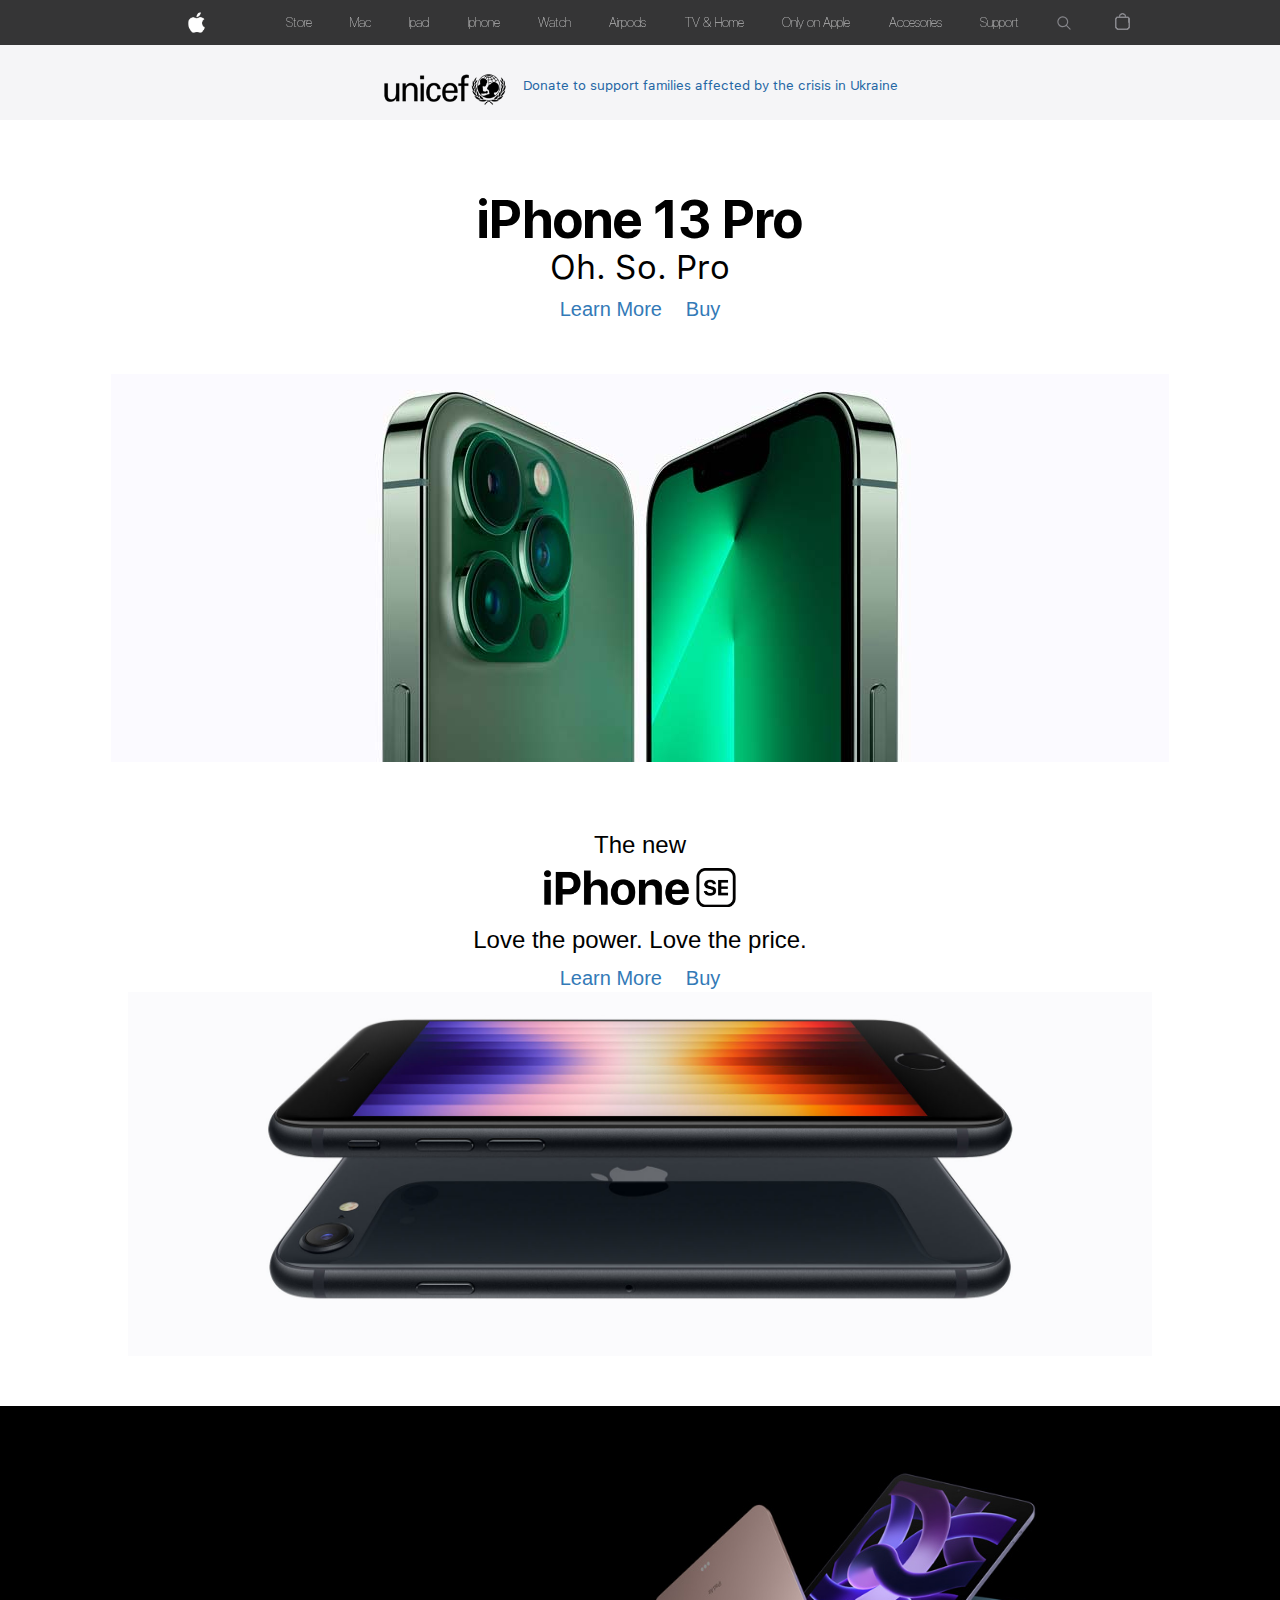
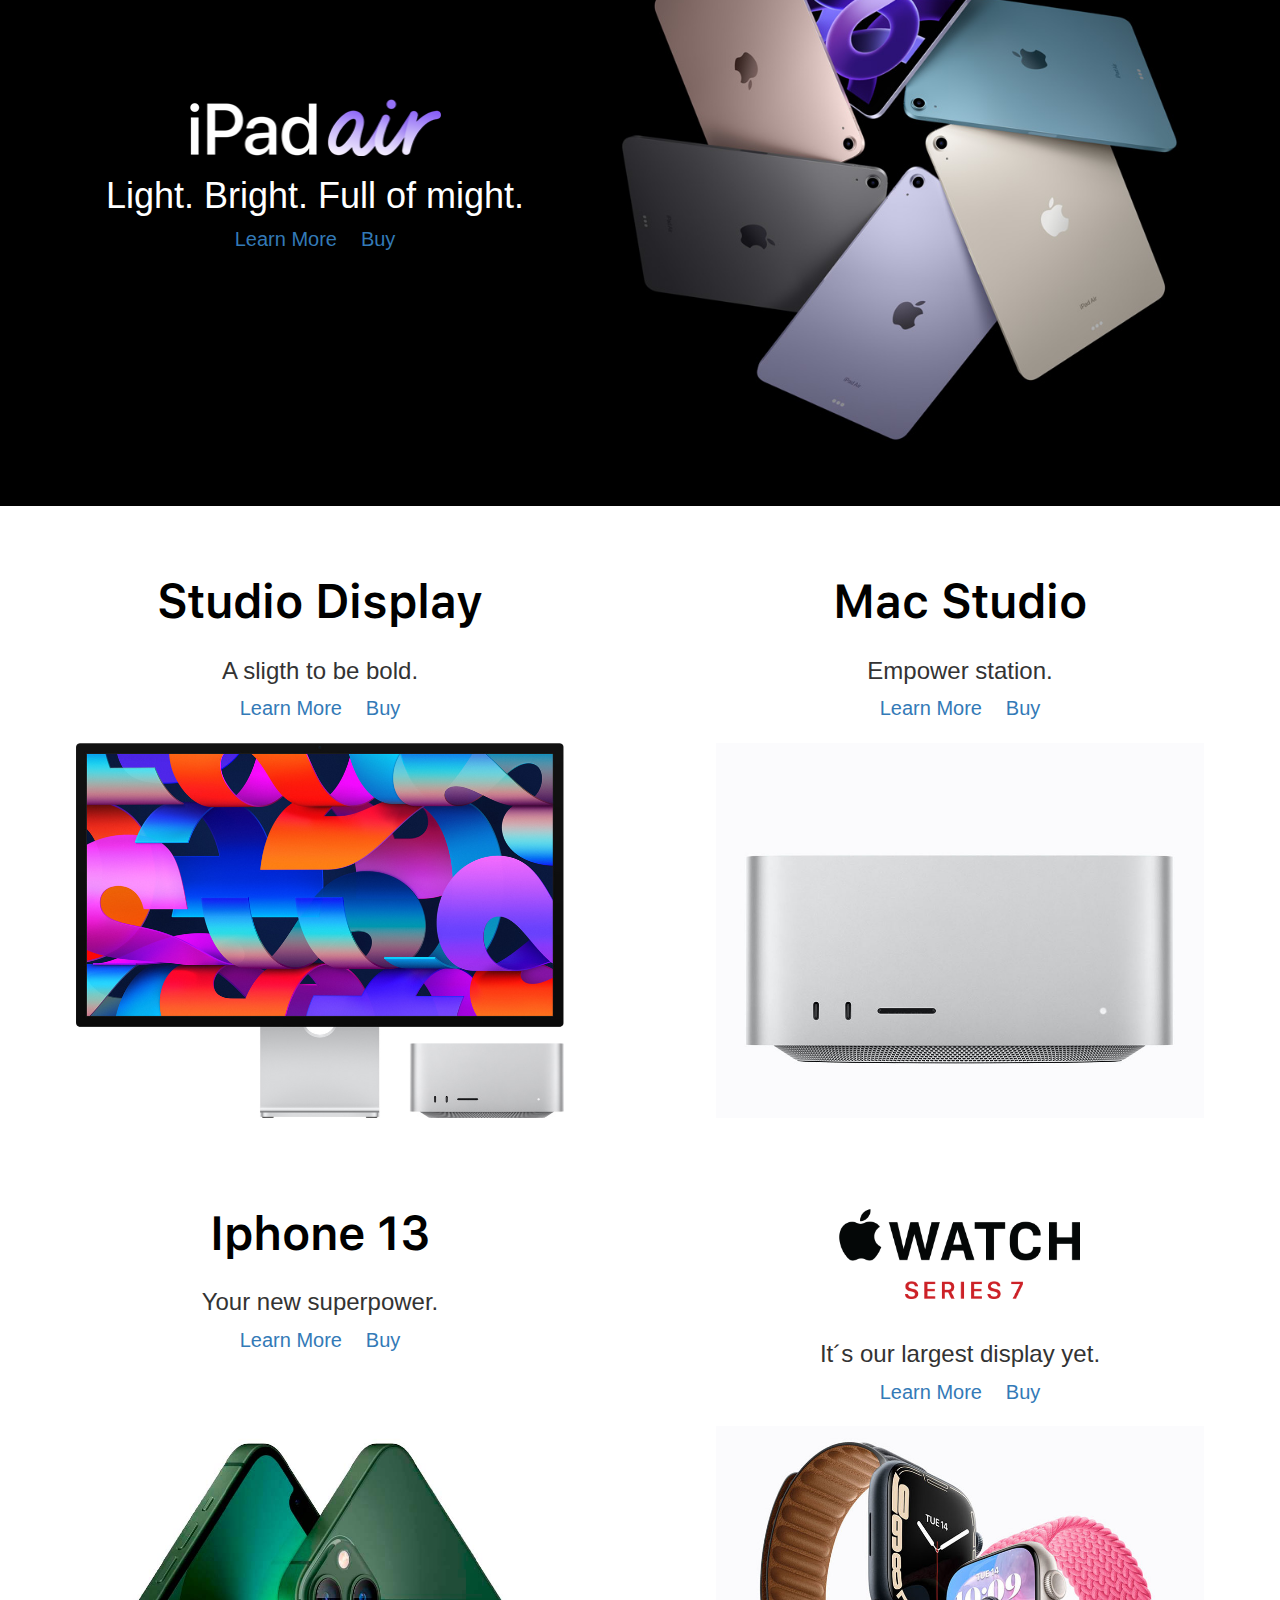
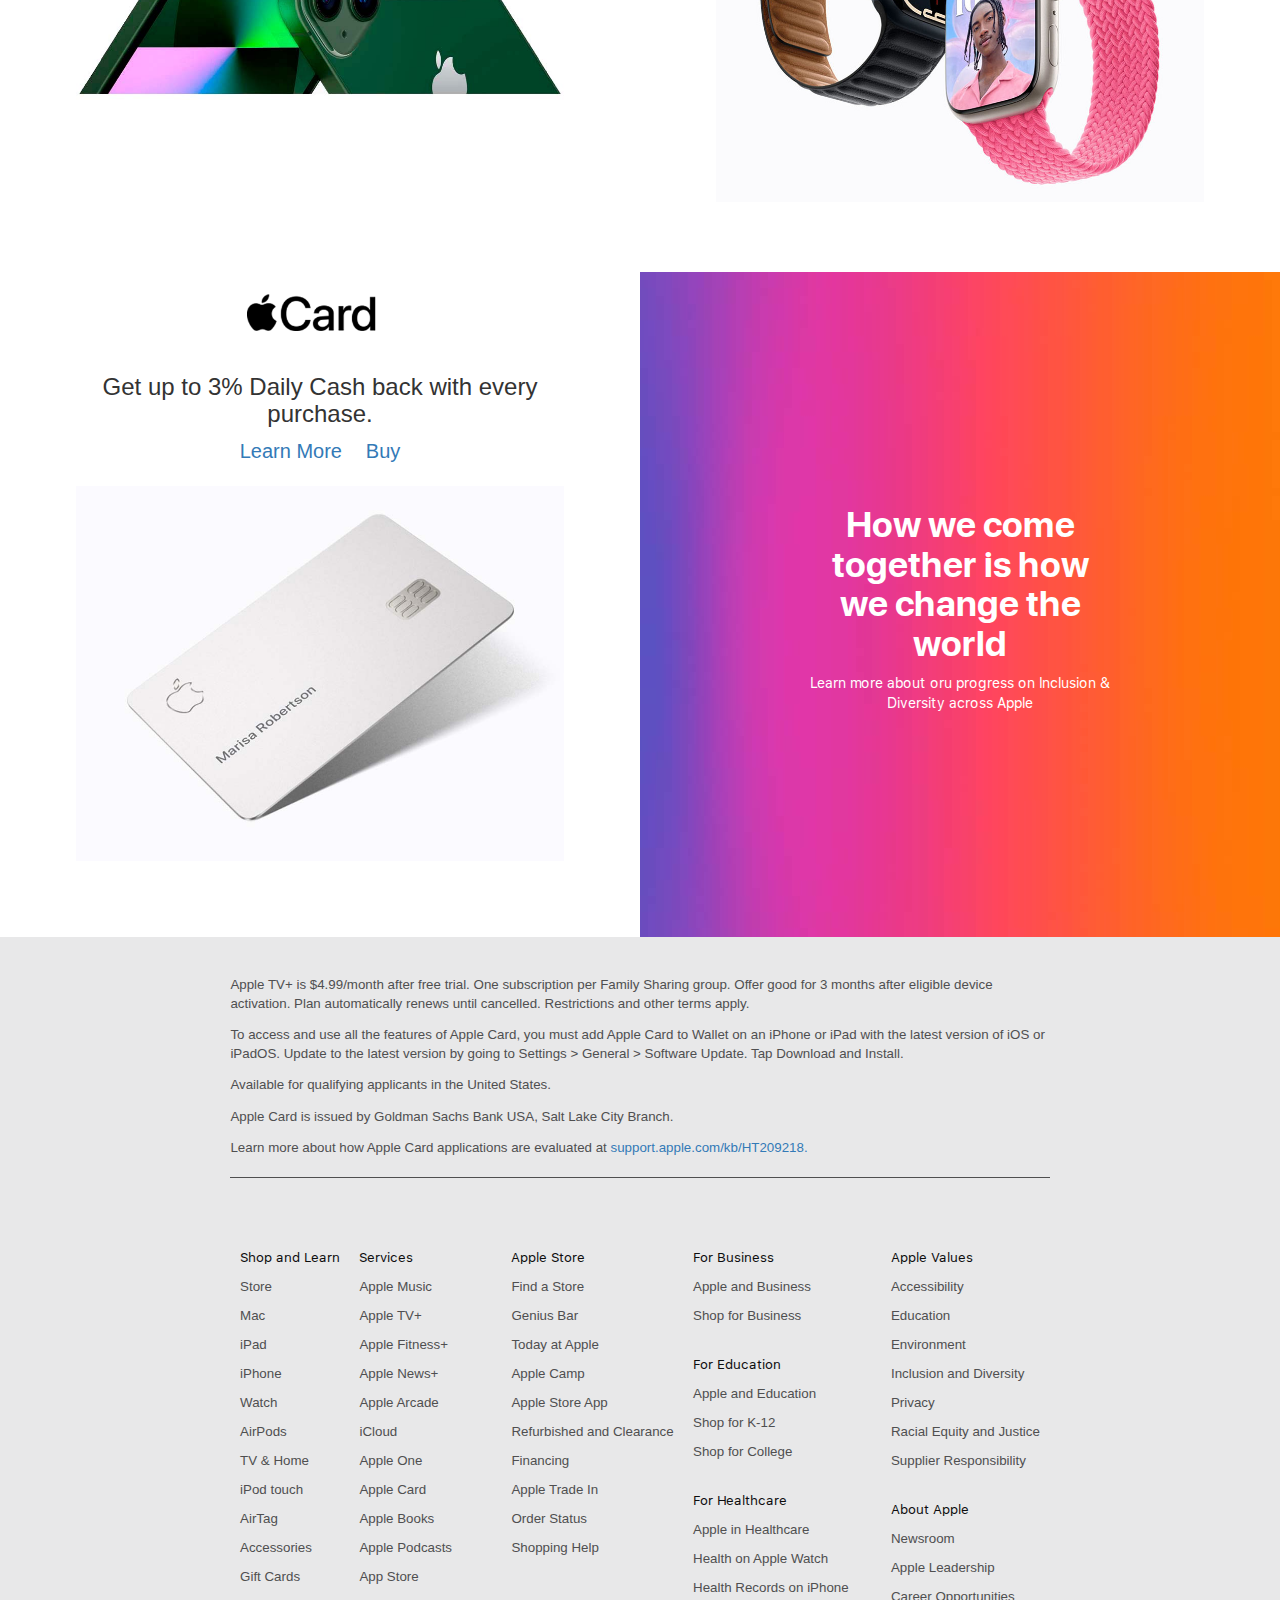
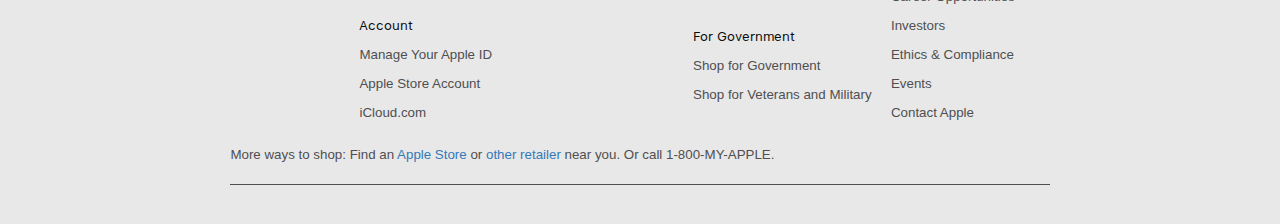
<file: index.html>
<!DOCTYPE html>
<html lang="es">

<head>
    <meta charset="UTF-8">
    <meta http-equiv="X-UA-Compatible" content="IE=edge">
    <meta name="viewport" content="width=device-width, initial-scale=1.0">
    <title>Apple</title>
    <link rel="stylesheet" href="css/estilos.css">
    <link rel="stylesheet" href="http://maxcdn.bootstrapcdn.com/bootstrap/3.3.5/css/bootstrap.min.css">
    <link rel="icon" href="https://images.vexels.com/media/users/3/129234/isolated/preview/73970c892d748c7507db8e10d71535b0-icono-del-logo-de-apple.png">
</head>

<body>
    <div id="body">


        <div id="menu">
            <div class="logo"><img class="logomenumovil" src="img/Menumovil.png" alt="logoapple"></div>
            <div class="logo"><a href="index.html"><img class="logomenu" src="img/logoapple.png" alt="logoapple"></a></div>
            <div class="logo"><img class="logocompramovil" src="img/compra.png" alt=""></div>

            <div class="itemsmenu"><a href="index.html">Store</a></div>
            <div class="itemsmenu"><a href="https://www.apple.com/mac/">Mac</a></div>
            <div class="itemsmenu"><a href="https://www.apple.com/ipad/">Ipad</a></div>
            <div class="itemsmenu"><a href="paginas/iphone13.html">Iphone</a></div>
            <div class="itemsmenu"><a href="https://www.apple.com/watch/">Watch</a></div>
            <div class="itemsmenu"><a href="https://www.apple.com/airpods/">Airpods</a></div>
            <div class="itemsmenu"><a href="https://www.apple.com/tv-home/">TV & Home</a></div>
            <div class="itemsmenu"><a href="paginas/boostrap_iphone.html">Only on Apple</a></div>
            <div class="itemsmenu"><a href="https://www.apple.com/shop/accessories/all">Accesories</a></div>
            <div class="itemsmenu"><a href="https://support.apple.com/">Support</a></div>
            <div class="itemsmenu"><img src="img/search.svg" alt=""></div>
            <div class="itemsmenu"><img class="compra" src="img/compra.png" alt=""></div>

        </div>

        <div id="bannerunicef">
            <img class="unicef" src="img/uniceflogo.png" alt="">
            <p><a href=""> Donate to support families affected by the crisis in Ukraine</a></p>
        </div>

        <div id="seccion1">

            <h1>iPhone 13 Pro</h1>
            <h3>Oh. So. Pro</h3>
            <div id="enlaceseccion1"><a href="">Learn More</a> <a href="">Buy</a></div>
            <img class="imgseccion1" src="img/imagenseccion1.jpg" alt="">
            <img class="imgseccion1_movil" src="img/imagenseccion1-movil.jpg" alt="">

        </div>

        <div id="seccion2">

            <h3>The new</h3>
            <img class="iphone_se_logo" src="img/IphoneSElogo.png" alt="">
            <h3>Love the power. Love the price.</h3>
            <div id="enlaceseccion1"><a href="">Learn More</a> <a href="">Buy</a></div>
            <img class="iphoneSE" src="img/iphoneSE.jpg" alt="">

        </div>

        <div id="seccion3">

            <div id="cuadradoseccion3" class="col-xs-12 col-md-6">
                <img class="aipadair" src="img/aipadair.png" alt="">
                <h1>Light. Bright. Full of might.</h1>
                <div id="enlaceseccion1"><a href="">Learn More</a> <a href="">Buy</a></div>
            </div>

            <div id="imagenair">
                <img class="img-responsive" src="img/imagenseccion3.jpg" alt="">
            </div>

        </div>

        <div id="seccion4">

            <div class="col-xs-12 col-md-6" id="a">
                <h2>Studio Display</h2>
                <h3>A sligth to be bold.</h3>
                <div id="enlaceseccion1"><a href="">Learn More</a> <a href="">Buy</a></div>
                <img src="img/imagenseccion4a.jpg" alt="">
            </div>

            <div class="col-xs-12 col-md-6" id="b">
                <h2>Mac Studio</h2>
                <h3>Empower station.</h3>
                <div id="enlaceseccion1"><a href="">Learn More</a> <a href="">Buy</a></div>
                <img src="img/imagenseccion4b.jpg" alt="">
            </div>

            <div class="col-xs-12 col-md-6" id="c">
                <h2>Iphone 13</h2>
                <h3>Your new superpower.</h3>
                <div id="enlaceseccion1"><a href="">Learn More</a> <a href="">Buy</a></div>
                <img src="img/imagenseccion4c.jpg" alt="">
            </div>

            <div class="col-xs-12 col-md-6" id="d">
                <img src="img/watchseries7.png" class="logoicard">
                <h3>It´s our largest display yet. </h3>
                <div id="enlaceseccion1"><a href="">Learn More</a> <a href="">Buy</a></div>
                <img src="img/imagenseccion4d.jpg" alt="">
            </div>

            <div class="col-xs-12 col-md-6" id="e">
                <img src="img/logoicard.png" class="logoicard">
                <h3>Get up to 3% Daily Cash back with every purchase. </h3>
                <div id="enlaceseccion1"><a href="">Learn More</a> <a href="">Buy</a></div>
                <img src="img/card.jpg" alt="">
            </div>

            <div class="col-xs-12 col-md-6" id="f">

                <h1>How we come together is how we change the world</h1>
                <a href="">
                    <p>Learn more about oru progress on Inclusion & Diversity across Apple</p>
                </a>


            </div>

        </div>

    </div>

    <div id="footer">
        <p>Apple TV+ is $4.99/month after free trial. One subscription per Family Sharing group. Offer good for 3 months after eligible device activation. Plan automatically renews until cancelled. Restrictions and other terms apply.</p>
        <p>To access and use all the features of Apple Card, you must add Apple Card to Wallet on an iPhone or iPad with the latest version of iOS or iPadOS. Update to the latest version by going to Settings > General > Software Update. Tap Download and
            Install.</p>
        <p>Available for qualifying applicants in the United States.</p>
        <p>Apple Card is issued by Goldman Sachs Bank USA, Salt Lake City Branch.</p>
        <p>Learn more about how Apple Card applications are evaluated at <a href="">support.apple.com/kb/HT209218.</a></p>
        <hr>
        <div id="enlaces">
            <ul>
                <li class="categoria"><a href="">Shop and Learn</a></li>
                <li class="enlacenormal"><a href="">Store</a></li>
                <li class="enlacenormal"><a href="">Mac</a></li>
                <li class="enlacenormal"><a href="">iPad</a></li>
                <li class="enlacenormal"><a href="">iPhone</a></li>
                <li class="enlacenormal"><a href="">Watch</a></li>
                <li class="enlacenormal"><a href="">AirPods</a></li>
                <li class="enlacenormal"><a href="">TV & Home</a></li>
                <li class="enlacenormal"><a href="">iPod touch</a></li>
                <li class="enlacenormal"><a href="">AirTag</a></li>
                <li class="enlacenormal"><a href="">Accessories</a></li>
                <li class="enlacenormal"><a href="">Gift Cards</a></li>
            </ul>
            <ul>
                <li class="categoria"><a href="">Services</a></li>
                <li class="enlacenormal"><a href="">Apple Music</a></li>
                <li class="enlacenormal"><a href="">Apple TV+</a></li>
                <li class="enlacenormal"><a href="">Apple Fitness+</a></li>
                <li class="enlacenormal"><a href="">Apple News+</a></li>
                <li class="enlacenormal"><a href="">Apple Arcade</a></li>
                <li class="enlacenormal"><a href="">iCloud</a></li>
                <li class="enlacenormal"><a href="">Apple One</a></li>
                <li class="enlacenormal"><a href="">Apple Card</a></li>
                <li class="enlacenormal"><a href="">Apple Books</a></li>
                <li class="enlacenormal"><a href="">Apple Podcasts</a></li>
                <li class="enlacenormal"><a href="">App Store</a></li>
                <li class="categoria"><a href="">Account</a></li>
                <li class="enlacenormal"><a href="">Manage Your Apple ID</a></li>
                <li class="enlacenormal"><a href="">Apple Store Account</a></li>
                <li class="enlacenormal"><a href="">iCloud.com</a></li>
            </ul>
            <ul>

                <li class="categoria"><a href="">Apple Store</a></li>
                <li class="enlacenormal"><a href="">Find a Store</a></li>
                <li class="enlacenormal"><a href="">Genius Bar</a></li>
                <li class="enlacenormal"><a href="">Today at Apple</a></li>
                <li class="enlacenormal"><a href="">Apple Camp</a></li>
                <li class="enlacenormal"><a href="">Apple Store App</a></li>
                <li class="enlacenormal"><a href="">Refurbished and Clearance</a></li>
                <li class="enlacenormal"><a href="">Financing</a></li>
                <li class="enlacenormal"><a href="">Apple Trade In</a></li>
                <li class="enlacenormal"><a href="">Order Status</a></li>
                <li class="enlacenormal"><a href="">Shopping Help</a></li>

            </ul>
            <ul>

                <li class="categoria"><a href="">For Business</a></li>
                <li class="enlacenormal"><a href="">Apple and Business</a></li>
                <li class="enlacenormal"><a href="">Shop for Business</a></li>
                <li class="categoria"><a href="">For Education</a></li>
                <li class="enlacenormal"><a href="">Apple and Education</a></li>
                <li class="enlacenormal"><a href="">Shop for K-12</a></li>
                <li class="enlacenormal"><a href="">Shop for College</a></li>
                <li class="categoria"><a href="">For Healthcare</a></li>
                <li class="enlacenormal"><a href="">Apple in Healthcare</a></li>
                <li class="enlacenormal"><a href="">Health on Apple Watch</a></li>
                <li class="enlacenormal"><a href="">Health Records on iPhone</a></li>
                <li class="categoria"><a href="">For Government</a></li>
                <li class="enlacenormal"><a href="">Shop for Government</a></li>
                <li class="enlacenormal"><a href="">Shop for Veterans and Military</a></li>

            </ul>
            <ul>
                <li class="categoria"><a href="">Apple Values</a></li>
                <li class="enlacenormal"><a href="">Accessibility</a></li>
                <li class="enlacenormal"><a href="">Education</a></li>
                <li class="enlacenormal"><a href="">Environment</a></li>
                <li class="enlacenormal"><a href="">Inclusion and Diversity</a></li>
                <li class="enlacenormal"><a href="">Privacy</a></li>
                <li class="enlacenormal"><a href="">Racial Equity and Justice</a></li>
                <li class="enlacenormal"><a href="">Supplier Responsibility</a></li>
                <li class="categoria"><a href="">About Apple</a></li>
                <li class="enlacenormal"><a href="">Newsroom</a></li>
                <li class="enlacenormal"><a href="">Apple Leadership</a></li>
                <li class="enlacenormal"><a href="">Career Opportunities</a></li>
                <li class="enlacenormal"><a href="">Investors</a></li>
                <li class="enlacenormal"><a href="">Ethics & Compliance</a></li>
                <li class="enlacenormal"><a href="">Events</a></li>
                <li class="enlacenormal"><a href="">Contact Apple</a></li>
            </ul>
        </div>

        <p>More ways to shop: Find an <a href="">Apple Store</a> or <a href=""> other retailer</a> near you. Or call 1-800-MY-APPLE.</p>
        <hr>
        <p></p>
        <br>

    </div>

    <script src="https://ajax.googleapis.com/ajax/libs/jquery/1.11.3/jquery.min.js"></script>
    <script src="http://maxcdn.bootstrapcdn.com/bootstrap/3.3.5/js/bootstrap.min.js"></script>

</body>

</html>
</file>
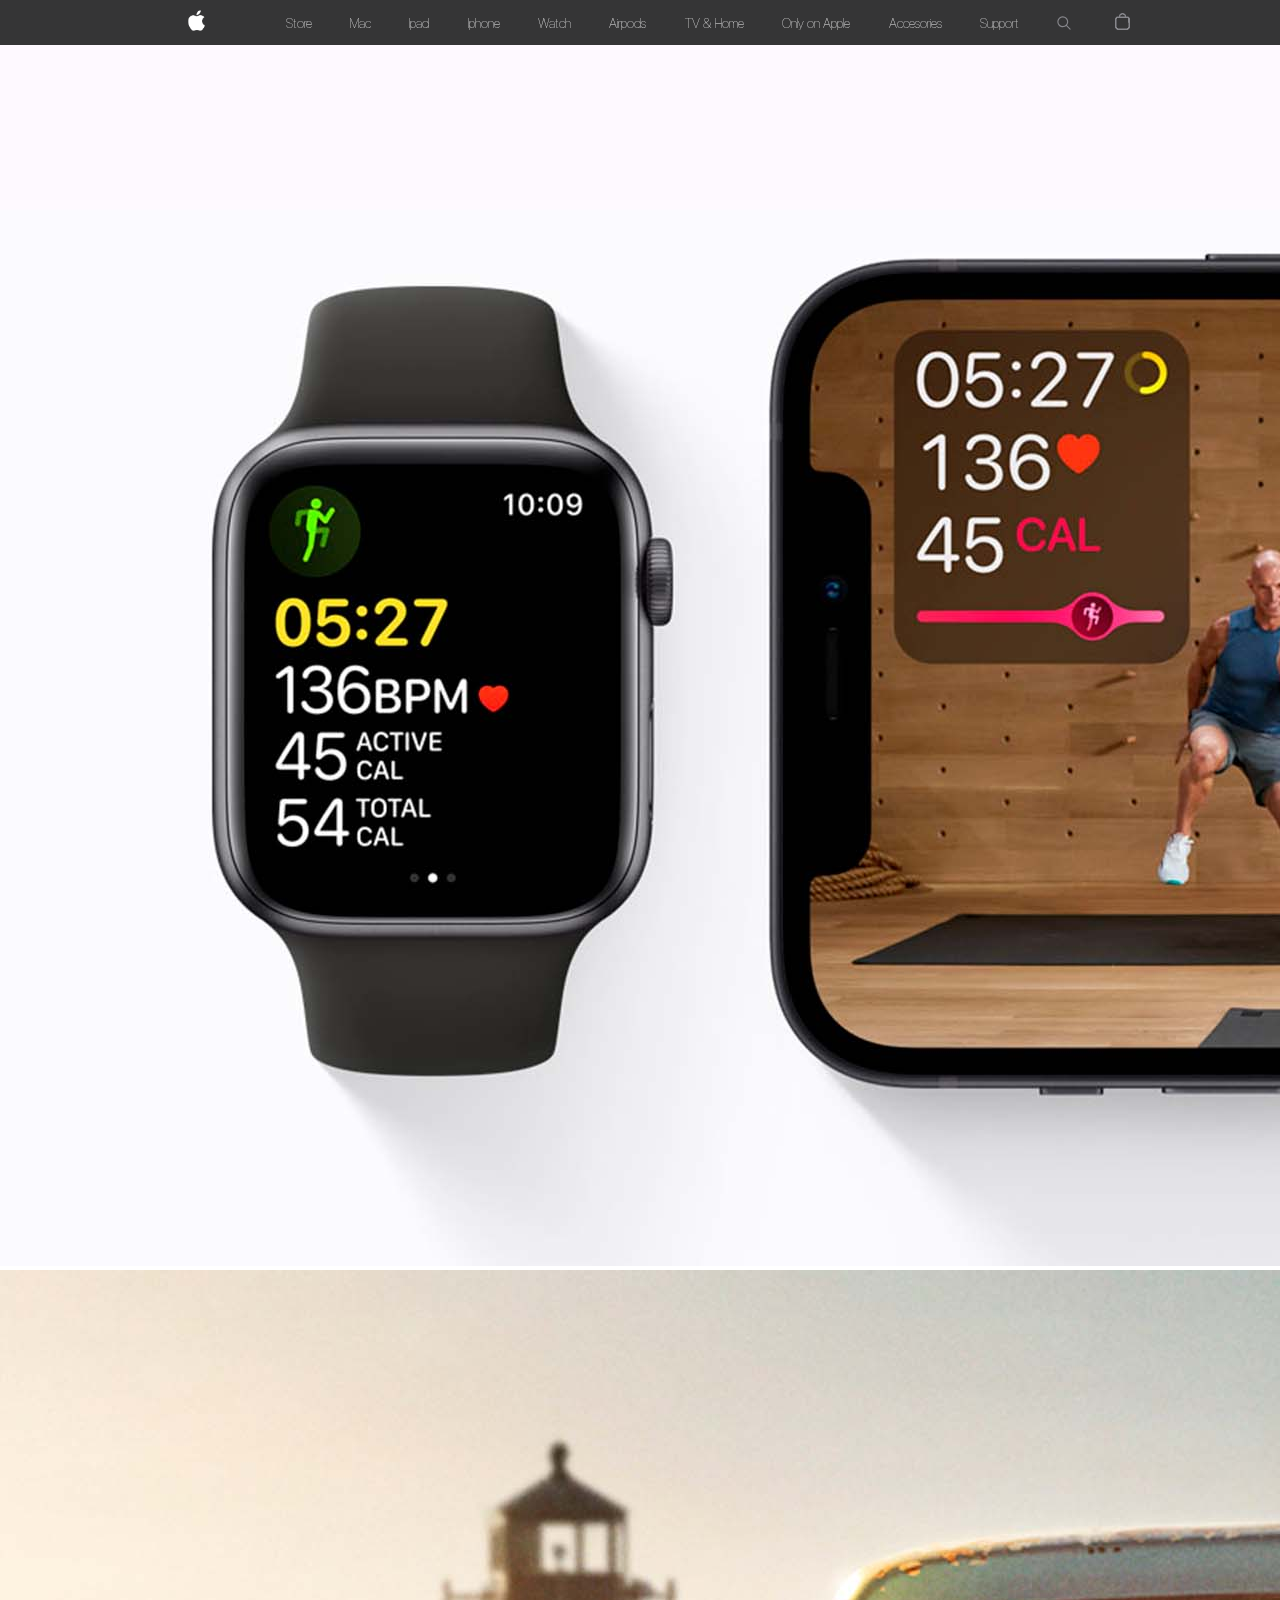
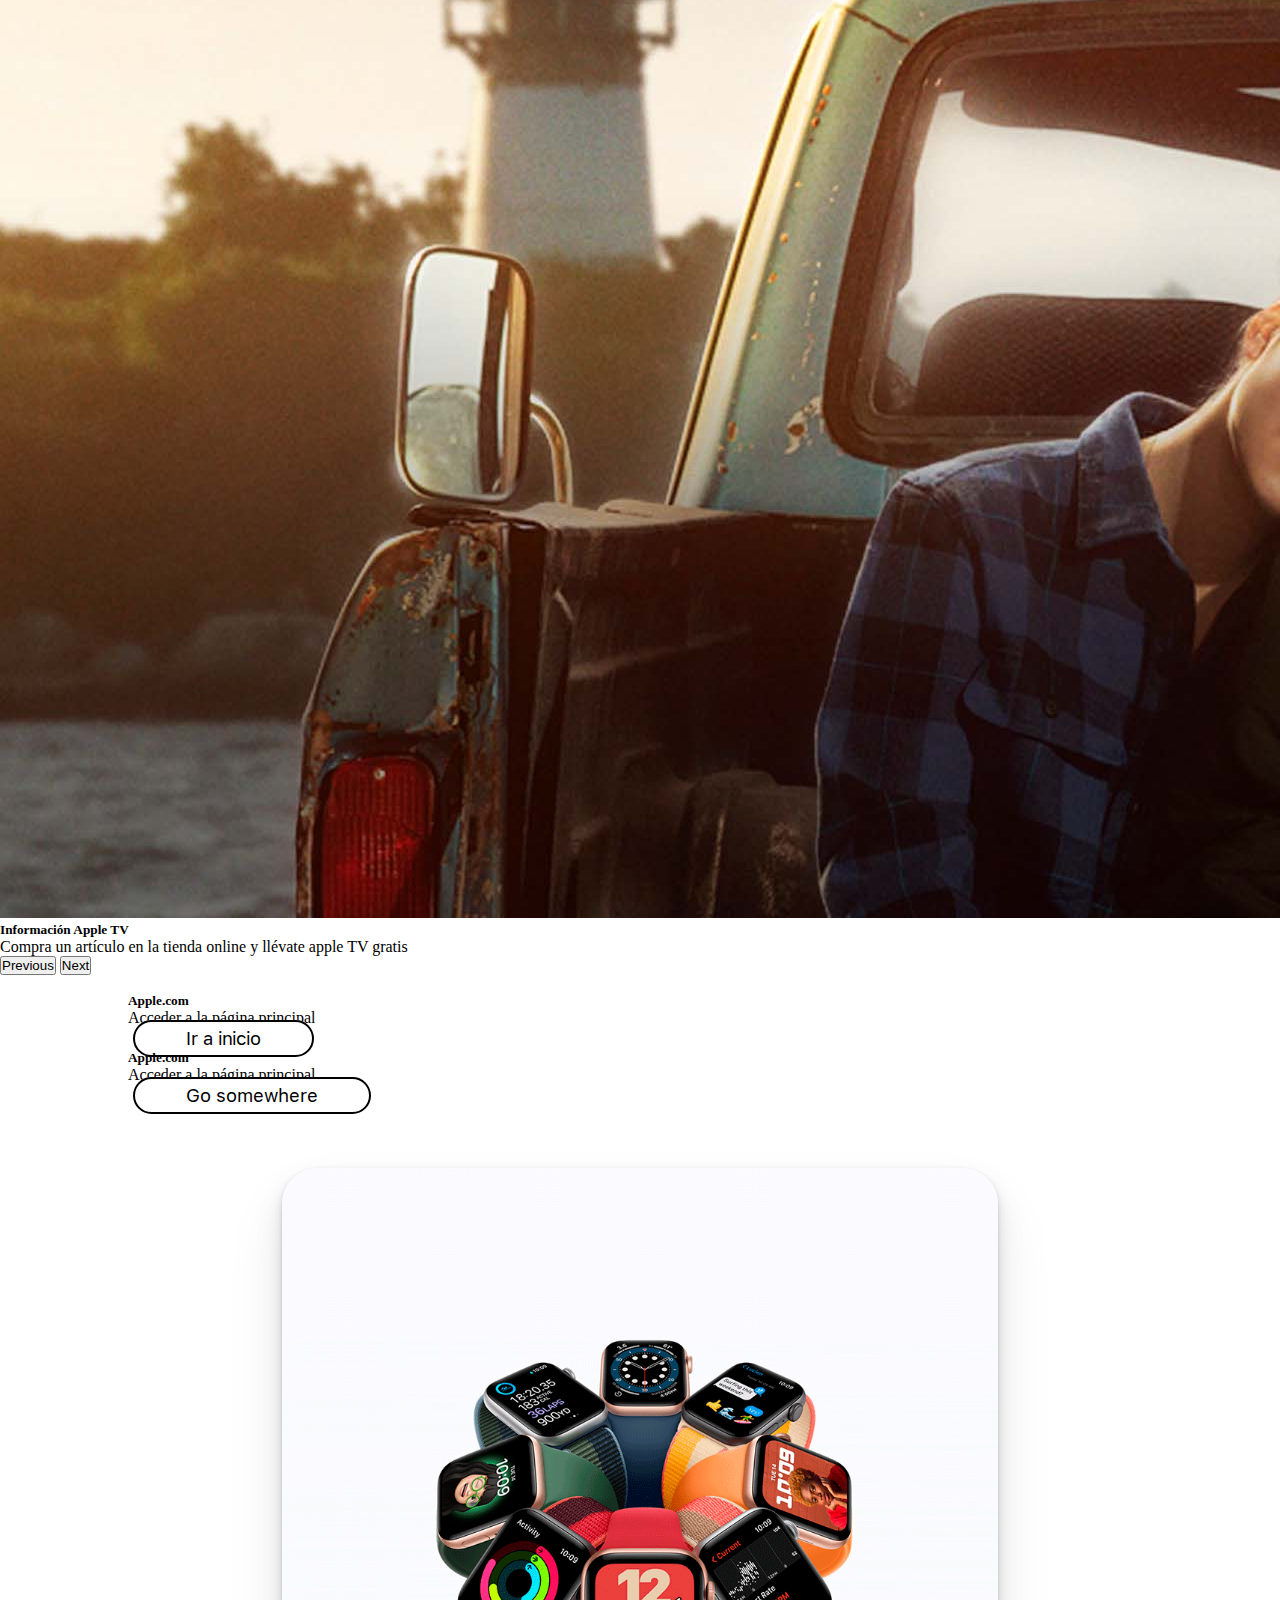
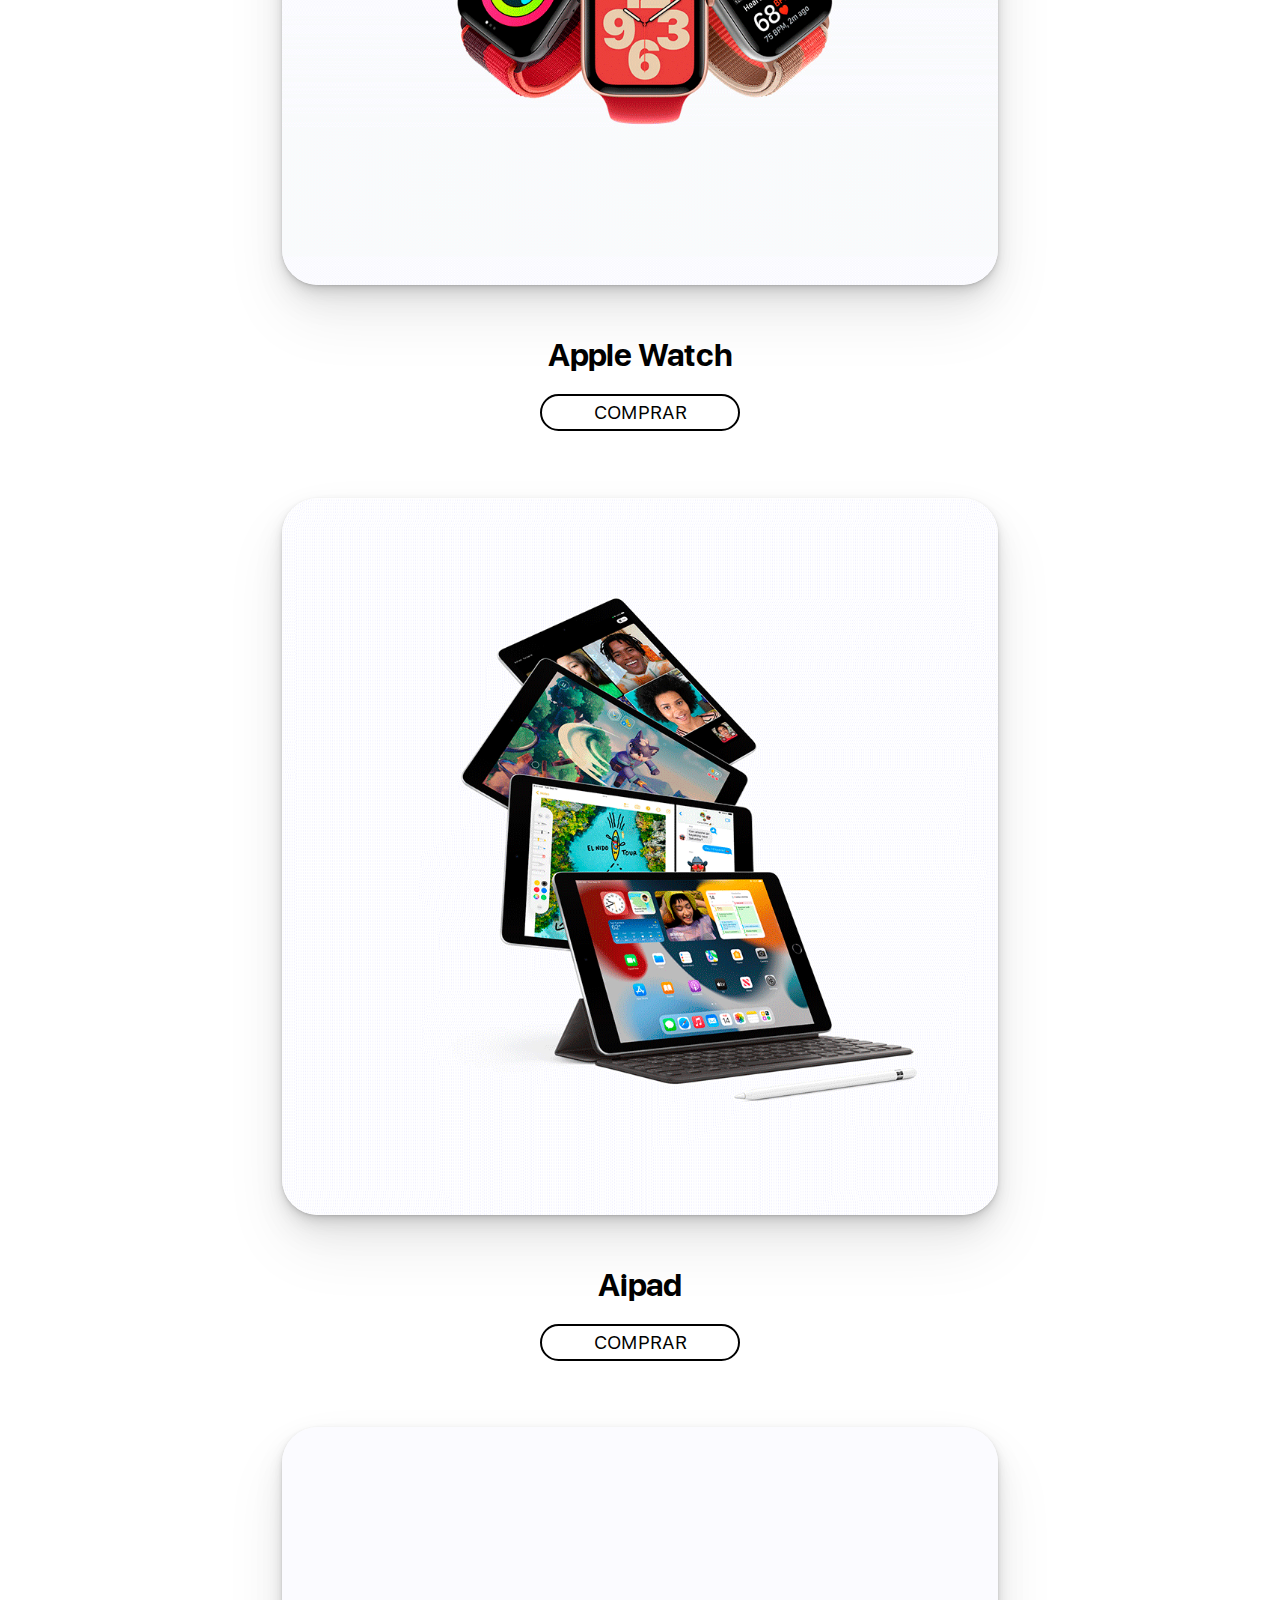
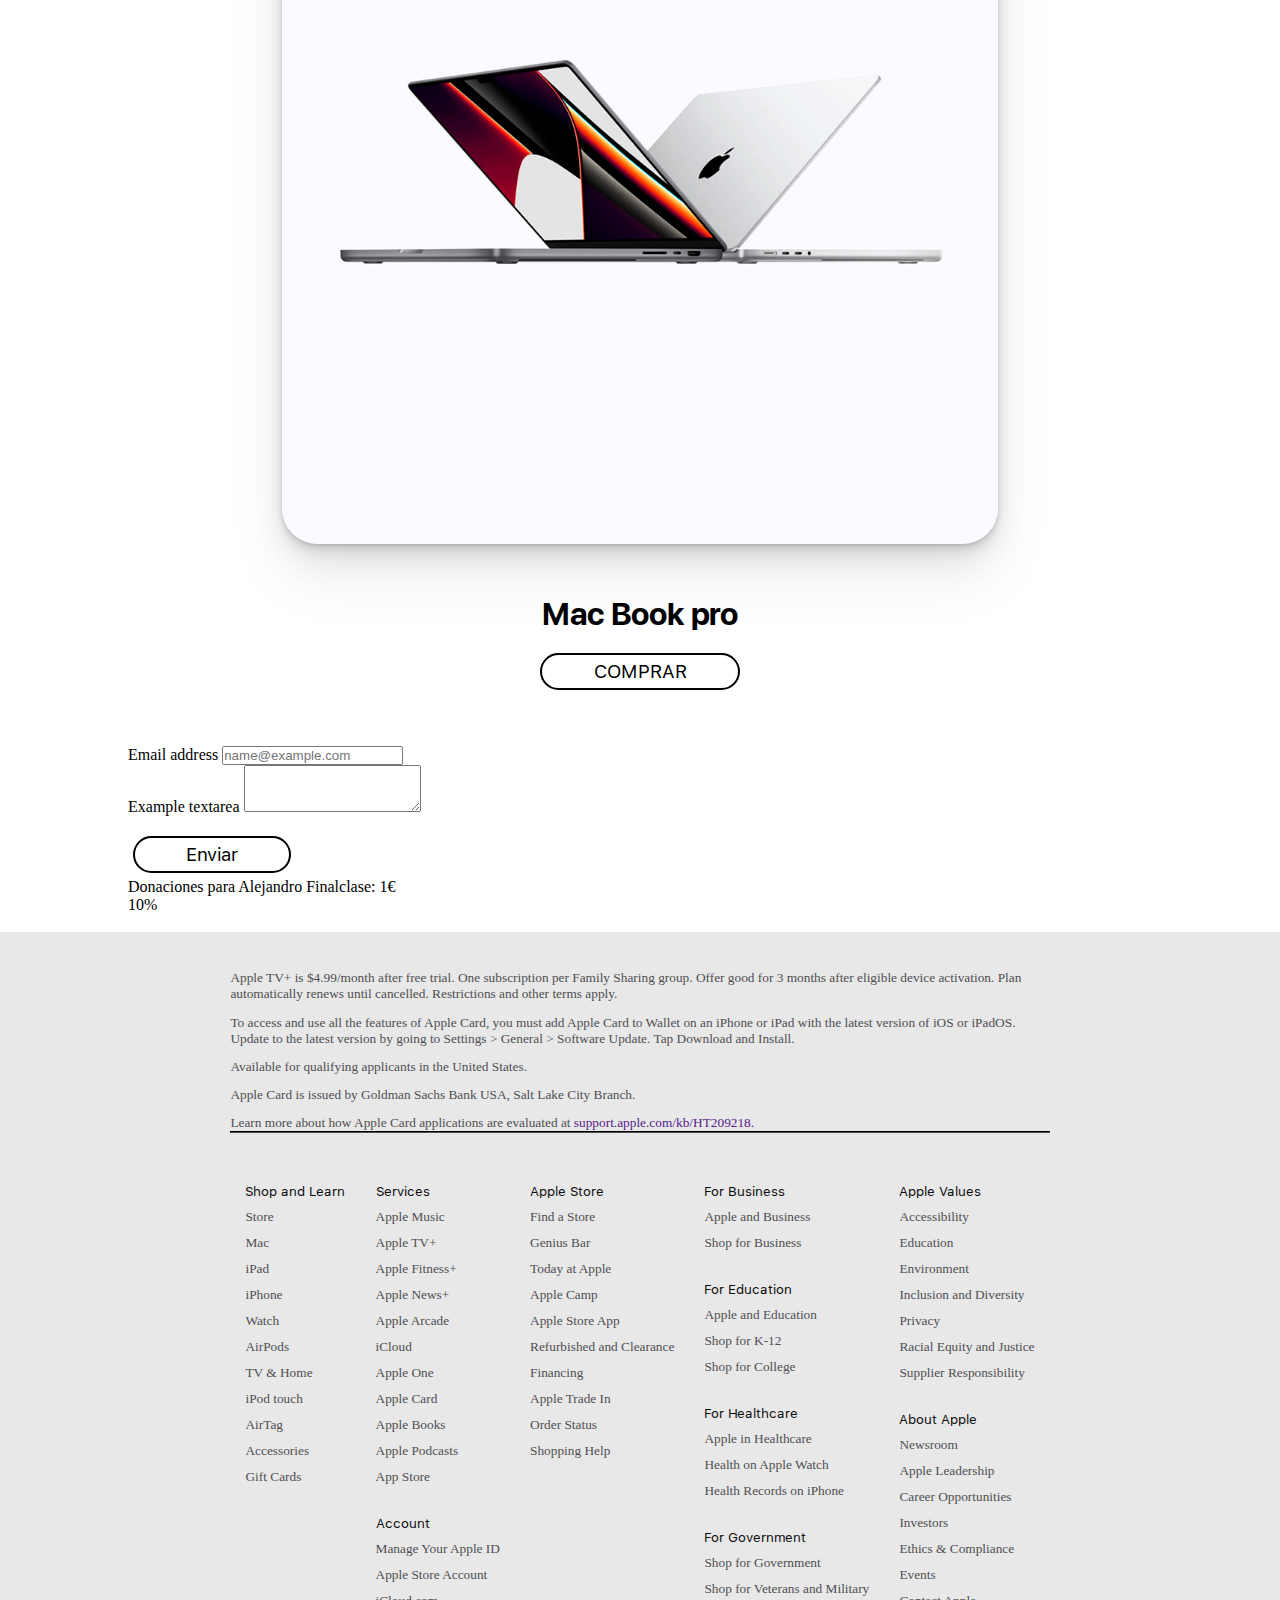
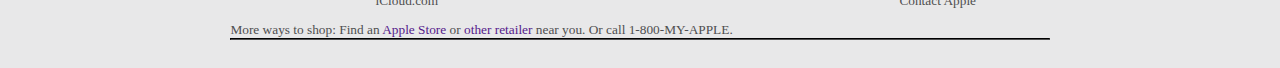
<file: paginas/boostrap_iphone.html>
<!DOCTYPE html>
<html lang="es">

<head>
    <meta charset="UTF-8">
    <meta http-equiv="X-UA-Compatible" content="IE=edge">
    <meta name="viewport" content="width=device-width, initial-scale=1.0">
    <title>Boostrap Apple</title>
    <link rel="stylesheet" href="../css/estilos_página1.css">
    <link href="https://cdn.jsdelivr.net/npm/bootstrap@5.1.3/dist/css/bootstrap.min.css" rel="stylesheet"
        integrity="sha384-1BmE4kWBq78iYhFldvKuhfTAU6auU8tT94WrHftjDbrCEXSU1oBoqyl2QvZ6jIW3" crossorigin="anonymous">
    <link rel="icon"
        href="https://images.vexels.com/media/users/3/129234/isolated/preview/73970c892d748c7507db8e10d71535b0-icono-del-logo-de-apple.png">
</head>

<body>
    <div id="body">


        <div id="menu">
            <div class="logo">
                <img class="logomenumovil" src="../img/Menumóvil.png" alt="logoapple">
            </div>
            <div class="logo">
                <a href="../index.html"><img class="logomenu" src="../img/logoapple.png" alt="logoapple"></a>
            </div>
            <div class="logo">
                <img class="logocompramovil" src="../img/compra.png" alt="">
            </div>

            <div class="itemsmenu"><a href="../index.html">Store</a></div>
            <div class="itemsmenu"><a href="https://www.apple.com/mac/">Mac</a></div>
            <div class="itemsmenu"><a href="https://www.apple.com/ipad/">Ipad</a></div>
            <div class="itemsmenu"><a href="../paginas/iphone13.html">Iphone</a></div>
            <div class="itemsmenu"><a href="https://www.apple.com/watch/">Watch</a></div>
            <div class="itemsmenu"><a href="https://www.apple.com/airpods/">Airpods</a></div>
            <div class="itemsmenu"><a href="https://www.apple.com/tv-home/">TV & Home</a></div>
            <div class="itemsmenu"><a href="boostrap_iphone.html">Only on Apple</a></div>
            <div class="itemsmenu"><a href="https://www.apple.com/shop/accessories/all">Accesories</a></div>
            <div class="itemsmenu"><a href="https://support.apple.com/">Support</a></div>
            <div class="itemsmenu"><img src="../img/search.svg" alt=""></div>
            <div class="itemsmenu"><img class="compra" src="../img/compra.png" alt=""></div>

        </div>

        <div id="carouselExampleCaptions" class="carousel slide" data-bs-ride="carousel">
            <div class="carousel-indicators">
                <button type="button" data-bs-target="#carouselExampleCaptions" data-bs-slide-to="0" class="active"
                    aria-current="true" aria-label="Slide 1"></button>
                <button type="button" data-bs-target="#carouselExampleCaptions" data-bs-slide-to="1"
                    aria-label="Slide 2"></button>
            </div>
            <div class="carousel-inner">
                <div class="carousel-item active">
                    <img src="../img/carrusel (1).jpg" class="d-block w-100" alt="...">
                </div>
                <div class="carousel-item">
                    <img src="../img/carrusel (2).jpg" class="d-block w-100" alt="...">
                    <div class="carousel-caption d-none d-md-block ">
                        <h5>Información Apple TV</h5>
                        <p>Compra un artículo en la tienda online y llévate apple TV gratis</p>
                    </div>
                </div>

            </div>
            <button class="carousel-control-prev" type="button" data-bs-target="#carouselExampleCaptions"
                data-bs-slide="prev">
                <span class="carousel-control-prev-icon" aria-hidden="true"></span>
                <span class="visually-hidden">Previous</span>
            </button>
            <button class="carousel-control-next" type="button" data-bs-target="#carouselExampleCaptions"
                data-bs-slide="next">
                <span class="carousel-control-next-icon" aria-hidden="true"></span>
                <span class="visually-hidden">Next</span>
            </button>
        </div>
        <br>
        <div id="cuerpo">

            <div id="botones" class="row">
                <div class="col-sm-6">
                    <div class="card">
                        <div class="card-body">
                            <h5 class="card-title">Apple.com</h5>
                            <p class="card-text">Acceder a la página principal</p>
                            <a href="../index.html" id="botonblanco" class="btn btn-primary">Ir a inicio</a>
                        </div>
                    </div>
                </div>
                <div class="col-sm-6">
                    <div class="card">
                        <div class="card-body">
                            <h5 class="card-title">Apple.com</h5>
                            <p class="card-text">Acceder a la página principal</p>
                            <a href="https://www.apple.com/" id="botonblanco" class="btn btn-primary">Go somewhere</a>
                        </div>
                    </div>
                </div>
            </div>

            <div class="row justify-content-start" id="imagenes">

                <div class="col-xs-12 col-md-12 col-xl-4" id="cajaproducto">
                    <img class="imagenesredondas" src="../img/imagenes (1).png" alt="">
                    <h1>Apple Watch</h1>
                    <button id="botonblanco">COMPRAR</button>
                </div>

                <div class="col-xs-12 col-md-12 col-xl-4" id="cajaproducto">
                    <img class="imagenesredondas" src="../img/imagenes (2).png" alt="">
                    <h1>Aipad</h1>
                    <button id="botonblanco">COMPRAR</button>
                </div>

                <div class="col-xs-12 col-md-12 col-xl-4" id="cajaproducto">
                    <img class="imagenesredondas" src="../img/imagenes (3).png" alt="">
                    <h1>Mac Book pro</h1>
                    <button id="botonblanco">COMPRAR</button>
                </div>

            </div>


            <div id="formulario" class="mb-3">
                <label for="exampleFormControlInput1" class="form-label">Email address</label>
                <input type="email" class="form-control" id="exampleFormControlInput1" placeholder="name@example.com">
            </div>
            <div id="formulario" class="mb-3">
                <label for="exampleFormControlTextarea1" class="form-label">Example textarea</label>
                <textarea class="form-control" id="exampleFormControlTextarea1" rows="3"></textarea>
            </div>
            <button id="botonblanco">Enviar</button>

            <p>Donaciones para Alejandro Finalclase: 1€</p>
            <div class="progress">

                <div class="progress-bar" role="progressbar" style="width: 10%;" aria-valuenow="49" aria-valuemin="0"
                    aria-valuemax="100">10%</div>
            </div>
            <br>
        </div>


    </div>

    <div id="footer">
        <p>Apple TV+ is $4.99/month after free trial. One subscription per Family Sharing group. Offer good for 3 months
            after eligible device activation. Plan automatically renews until cancelled. Restrictions and other terms
            apply.</p>
        <p>To access and use all the features of Apple Card, you must add Apple Card to Wallet on an iPhone or iPad with
            the latest version of iOS or iPadOS. Update to the latest version by going to Settings > General > Software
            Update. Tap Download and
            Install.
        </p>
        <p>Available for qualifying applicants in the United States.</p>
        <p>Apple Card is issued by Goldman Sachs Bank USA, Salt Lake City Branch.</p>
        <p>Learn more about how Apple Card applications are evaluated at <a href="">support.apple.com/kb/HT209218.</a>
        </p>
        <hr>
        <div id="enlaces">
            <ul>
                <li class="categoria">Shop and Learn</li>
                <li class="enlacenormal"><a href="">Store</a></li>
                <li class="enlacenormal"><a href="">Mac</a></li>
                <li class="enlacenormal"><a href="">iPad</a></li>
                <li class="enlacenormal"><a href="">iPhone</a></li>
                <li class="enlacenormal"><a href="">Watch</a></li>
                <li class="enlacenormal"><a href="">AirPods</a></li>
                <li class="enlacenormal"><a href="">TV & Home</a></li>
                <li class="enlacenormal"><a href="">iPod touch</a></li>
                <li class="enlacenormal"><a href="">AirTag</a></li>
                <li class="enlacenormal"><a href="">Accessories</a></li>
                <li class="enlacenormal"><a href="">Gift Cards</a></li>
            </ul>
            <ul>
                <li class="categoria">Services</li>
                <li class="enlacenormal"><a href="">Apple Music</a></li>
                <li class="enlacenormal"><a href="">Apple TV+</a></li>
                <li class="enlacenormal"><a href="">Apple Fitness+</a></li>
                <li class="enlacenormal"><a href="">Apple News+</a></li>
                <li class="enlacenormal"><a href="">Apple Arcade</a></li>
                <li class="enlacenormal"><a href="">iCloud</a></li>
                <li class="enlacenormal"><a href="">Apple One</a></li>
                <li class="enlacenormal"><a href="">Apple Card</a></li>
                <li class="enlacenormal"><a href="">Apple Books</a></li>
                <li class="enlacenormal"><a href="">Apple Podcasts</a></li>
                <li class="enlacenormal"><a href="">App Store</a></li>
                <li class="categoria">Account</li>
                <li class="enlacenormal"><a href="">Manage Your Apple ID</a></li>
                <li class="enlacenormal"><a href="">Apple Store Account</a></li>
                <li class="enlacenormal"><a href="">iCloud.com</a></li>
            </ul>
            <ul>

                <li class="categoria">Apple Store</li>
                <li class="enlacenormal"><a href="">Find a Store</a></li>
                <li class="enlacenormal"><a href="">Genius Bar</a></li>
                <li class="enlacenormal"><a href="">Today at Apple</a></li>
                <li class="enlacenormal"><a href="">Apple Camp</a></li>
                <li class="enlacenormal"><a href="">Apple Store App</a></li>
                <li class="enlacenormal"><a href="">Refurbished and Clearance</a></li>
                <li class="enlacenormal"><a href="">Financing</a></li>
                <li class="enlacenormal"><a href="">Apple Trade In</a></li>
                <li class="enlacenormal"><a href="">Order Status</a></li>
                <li class="enlacenormal"><a href="">Shopping Help</a></li>

            </ul>
            <ul>

                <li class="categoria">For Business</li>
                <li class="enlacenormal"><a href="">Apple and Business</a></li>
                <li class="enlacenormal"><a href="">Shop for Business</a></li>
                <li class="categoria">For Education</li>
                <li class="enlacenormal"><a href="">Apple and Education</a></li>
                <li class="enlacenormal"><a href="">Shop for K-12</a></li>
                <li class="enlacenormal"><a href="">Shop for College</a></li>
                <li class="categoria">For Healthcare</li>
                <li class="enlacenormal"><a href="">Apple in Healthcare</a></li>
                <li class="enlacenormal"><a href="">Health on Apple Watch</a></li>
                <li class="enlacenormal"><a href="">Health Records on iPhone</a></li>
                <li class="categoria">For Government</li>
                <li class="enlacenormal"><a href="">Shop for Government</a></li>
                <li class="enlacenormal"><a href="">Shop for Veterans and Military</a></li>

            </ul>
            <ul>
                <li class="categoria">Apple Values</li>
                <li class="enlacenormal"><a href="">Accessibility</a></li>
                <li class="enlacenormal"><a href="">Education</a></li>
                <li class="enlacenormal"><a href="">Environment</a></li>
                <li class="enlacenormal"><a href="">Inclusion and Diversity</a></li>
                <li class="enlacenormal"><a href="">Privacy</a></li>
                <li class="enlacenormal"><a href="">Racial Equity and Justice</a></li>
                <li class="enlacenormal"><a href="">Supplier Responsibility</a></li>
                <li class="categoria">About Apple</li>
                <li class="enlacenormal"><a href="">Newsroom</a></li>
                <li class="enlacenormal"><a href="">Apple Leadership</a></li>
                <li class="enlacenormal"><a href="">Career Opportunities</a></li>
                <li class="enlacenormal"><a href="">Investors</a></li>
                <li class="enlacenormal"><a href="">Ethics & Compliance</a></li>
                <li class="enlacenormal"><a href="">Events</a></li>
                <li class="enlacenormal"><a href="">Contact Apple</a></li>
            </ul>
        </div>

        <p>More ways to shop: Find an <a href="">Apple Store</a> or <a href=""> other retailer</a> near you. Or call
            1-800-MY-APPLE.</p>
        <hr>
        <p></p>
        <br>

    </div>


    <script src="https://cdn.jsdelivr.net/npm/bootstrap@5.1.3/dist/js/bootstrap.bundle.min.js"
        integrity="sha384-ka7Sk0Gln4gmtz2MlQnikT1wXgYsOg+OMhuP+IlRH9sENBO0LRn5q+8nbTov4+1p"
        crossorigin="anonymous"></script>

</body>

</html>
</file>
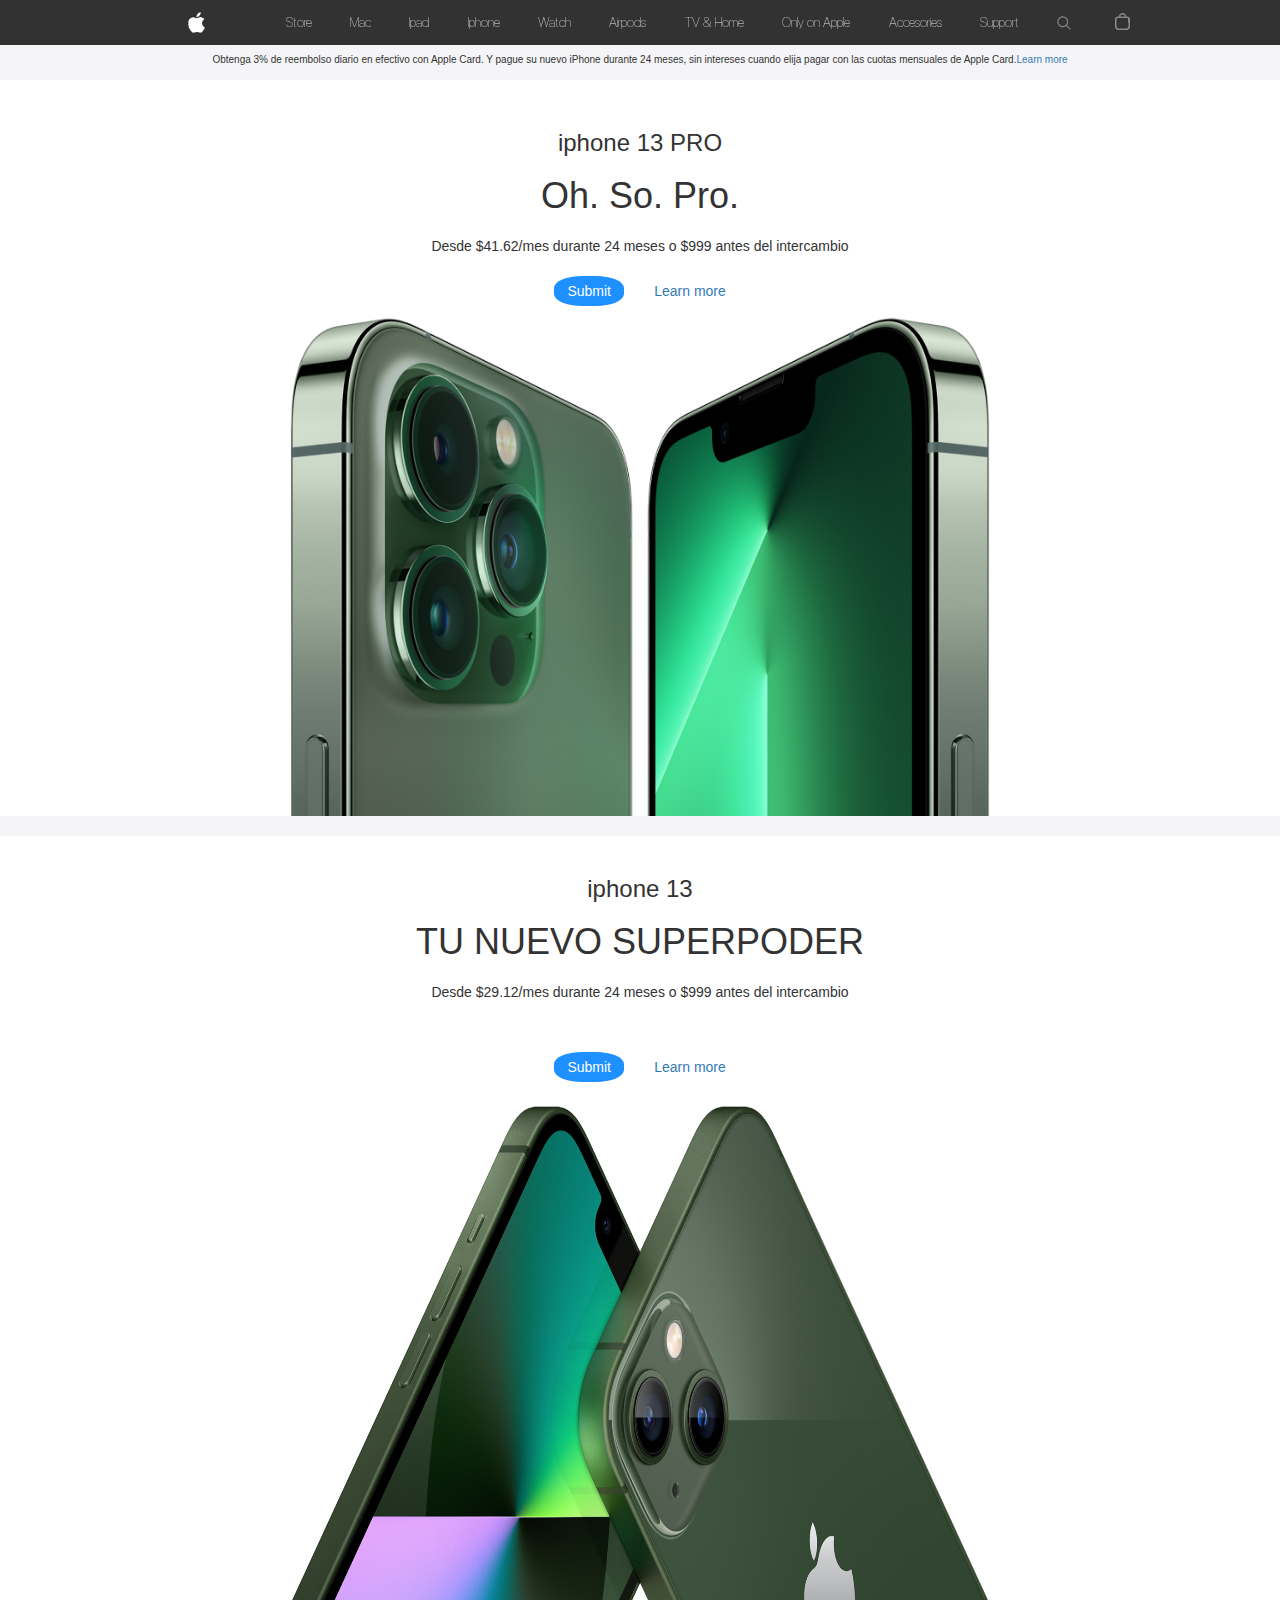
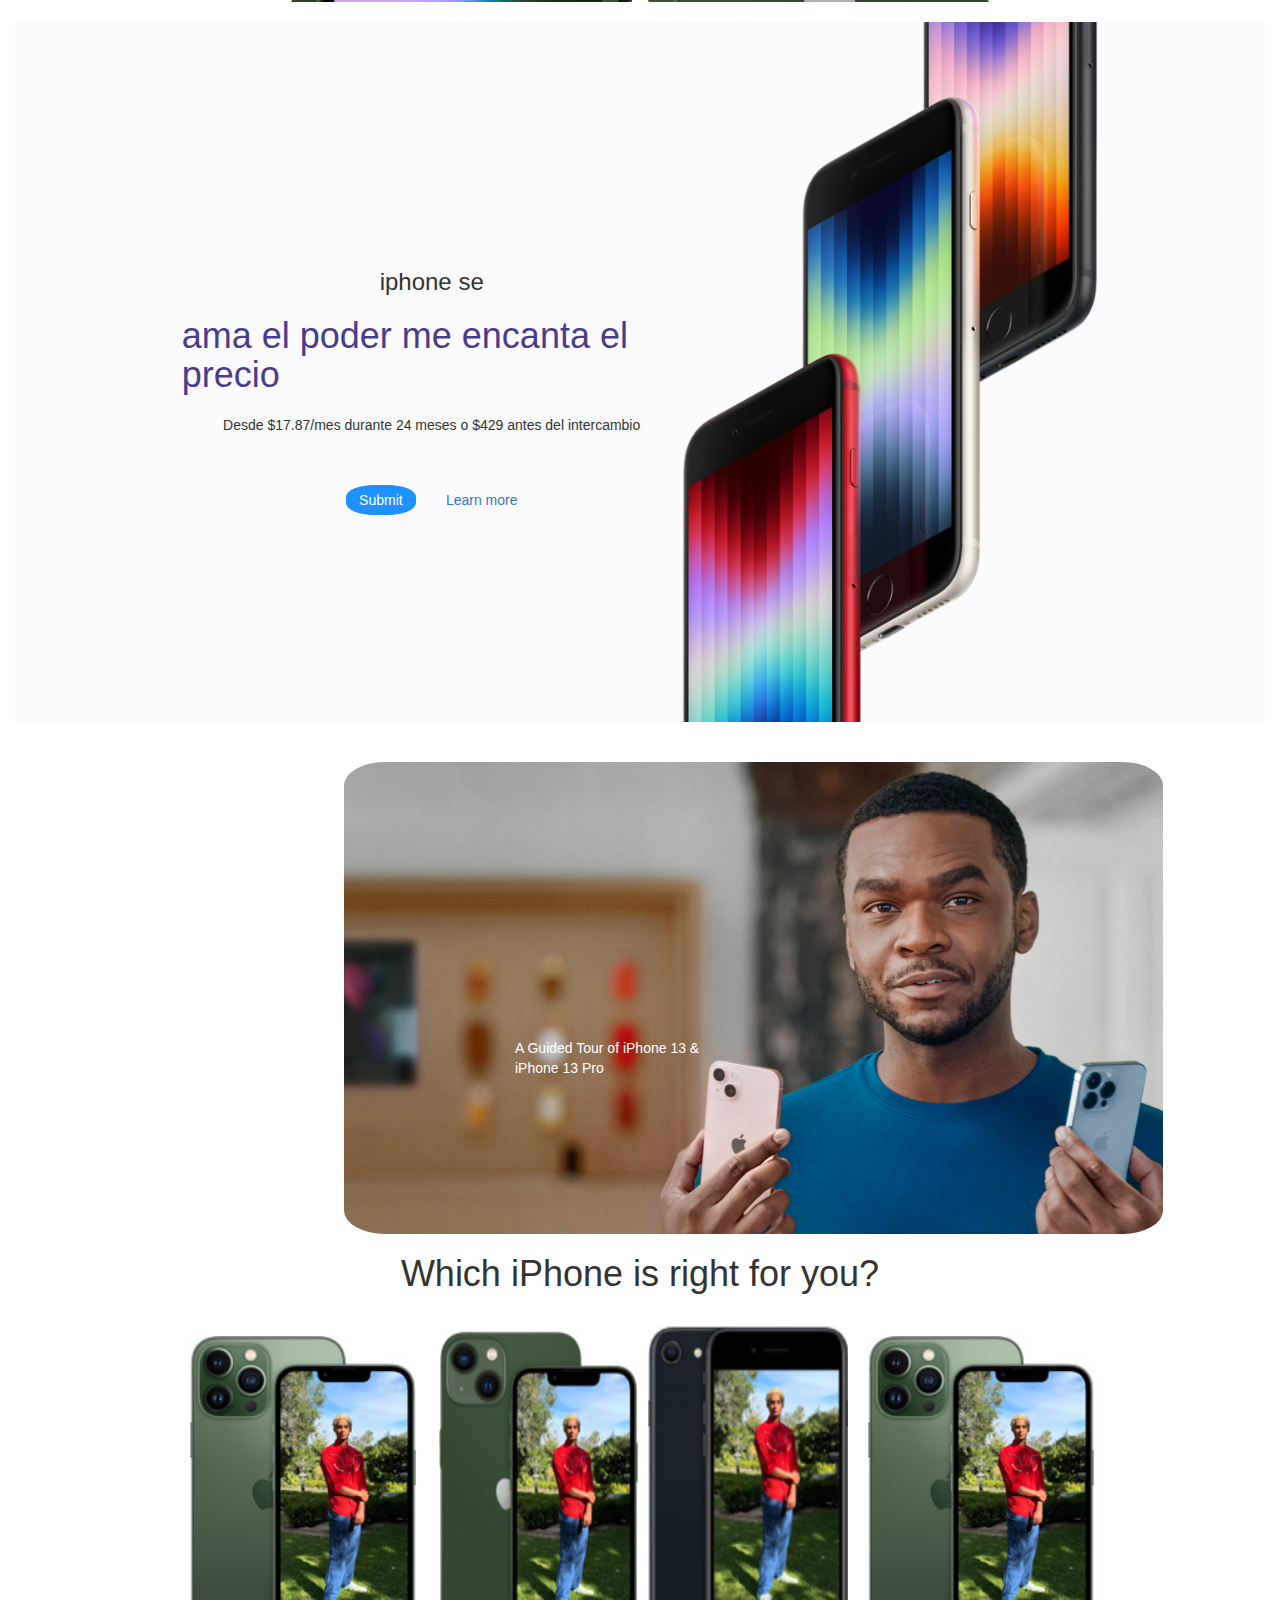
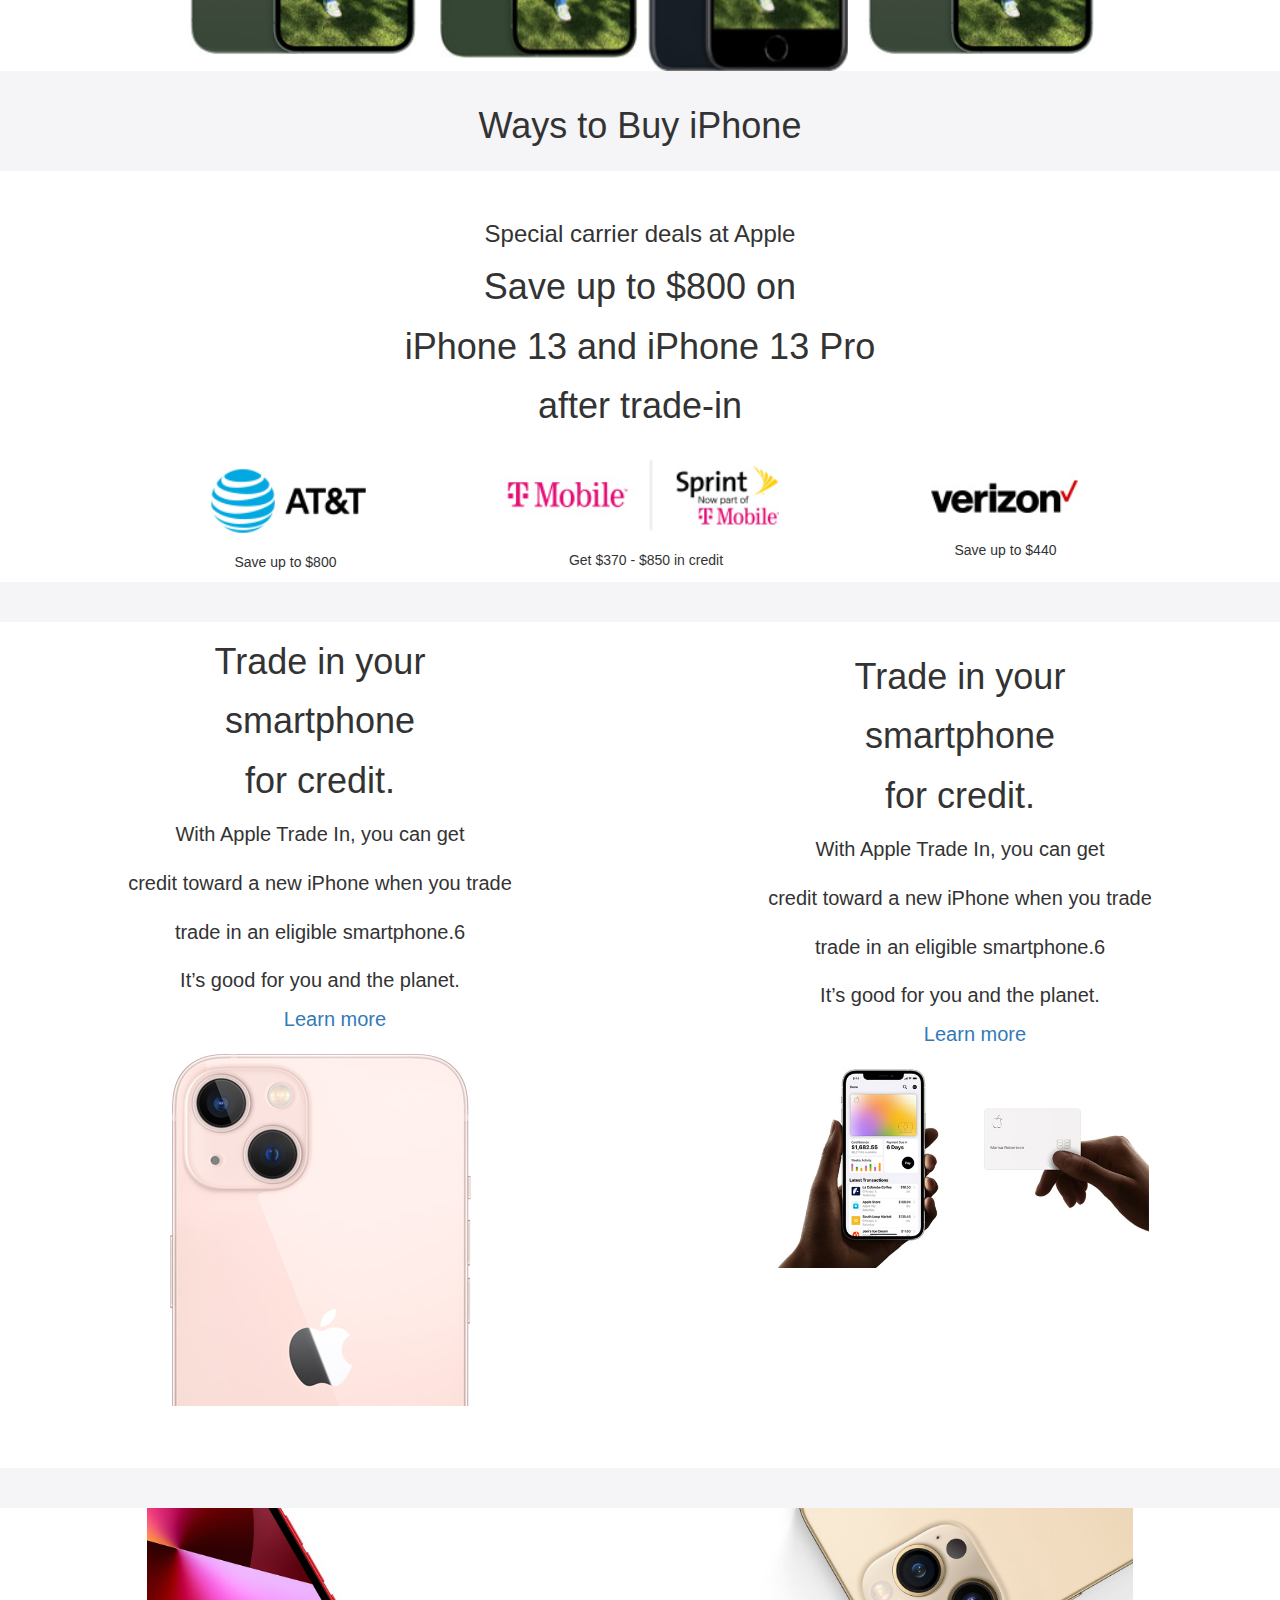
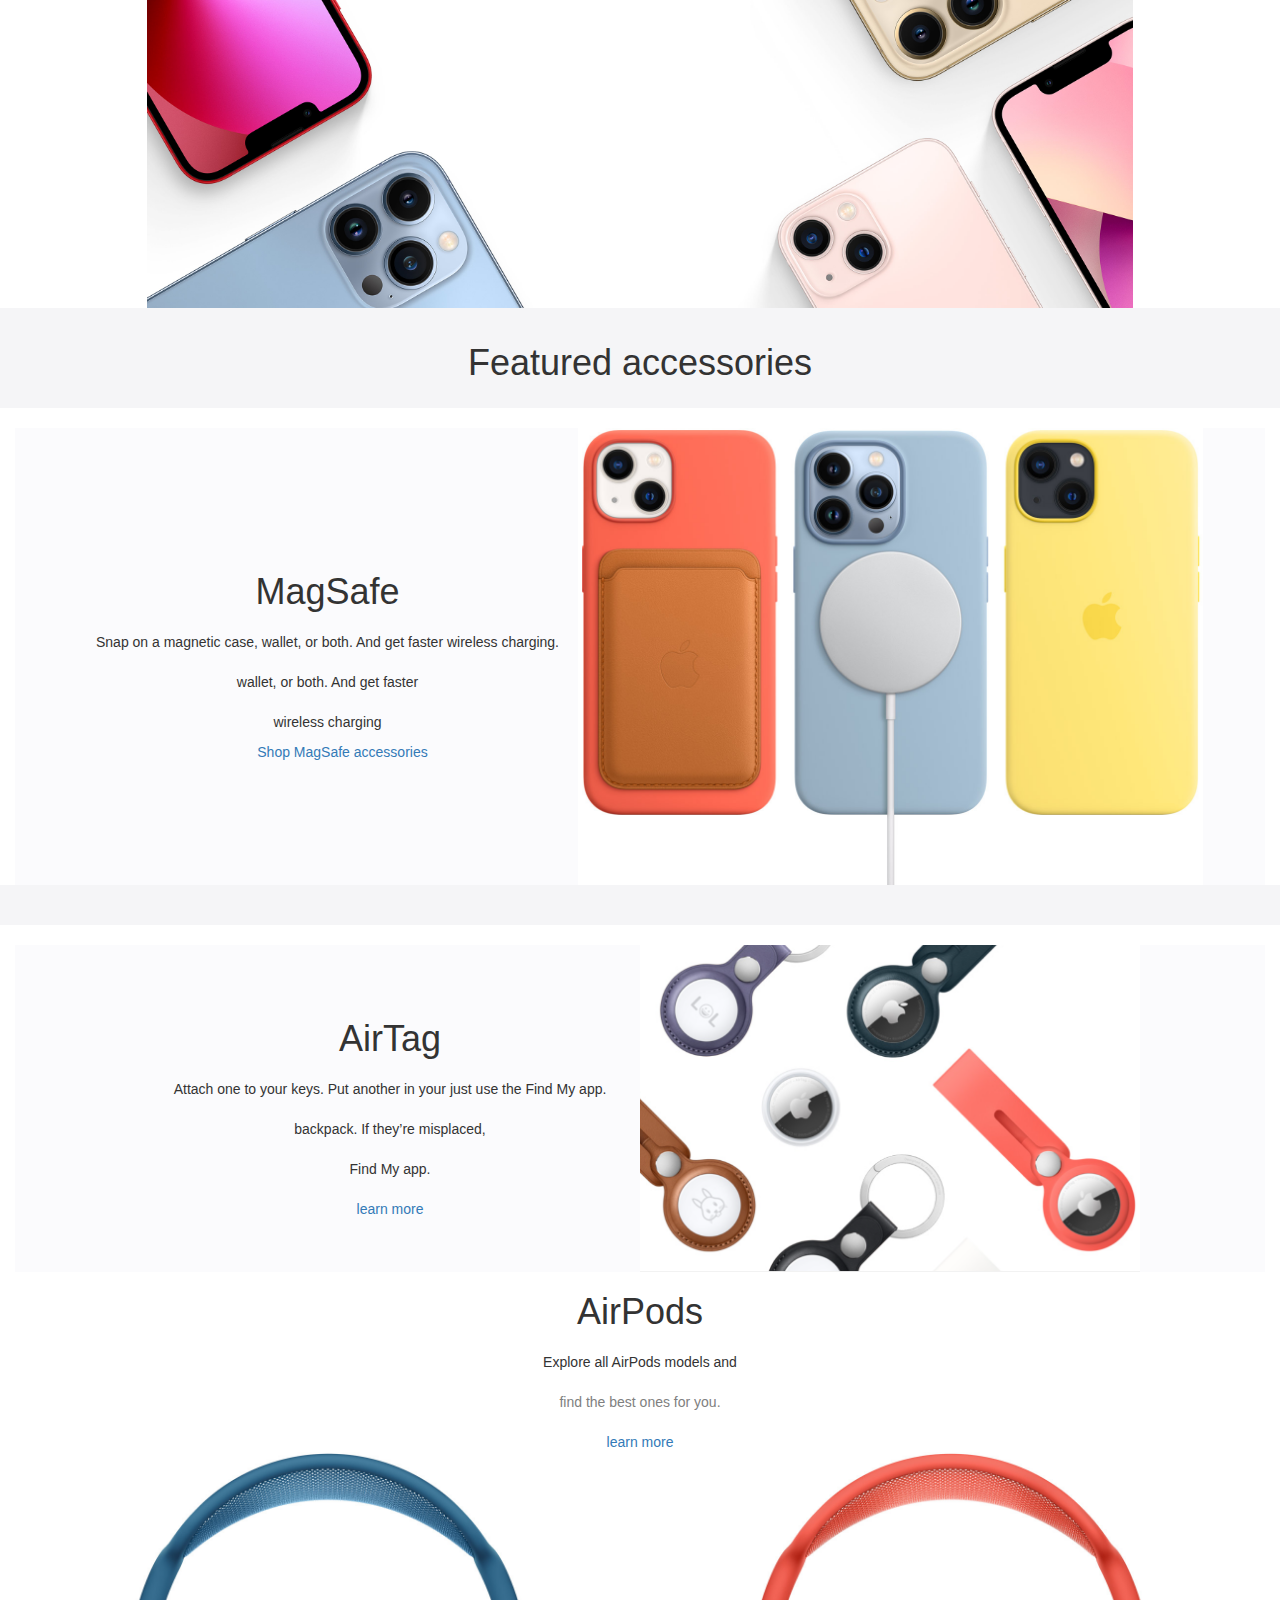
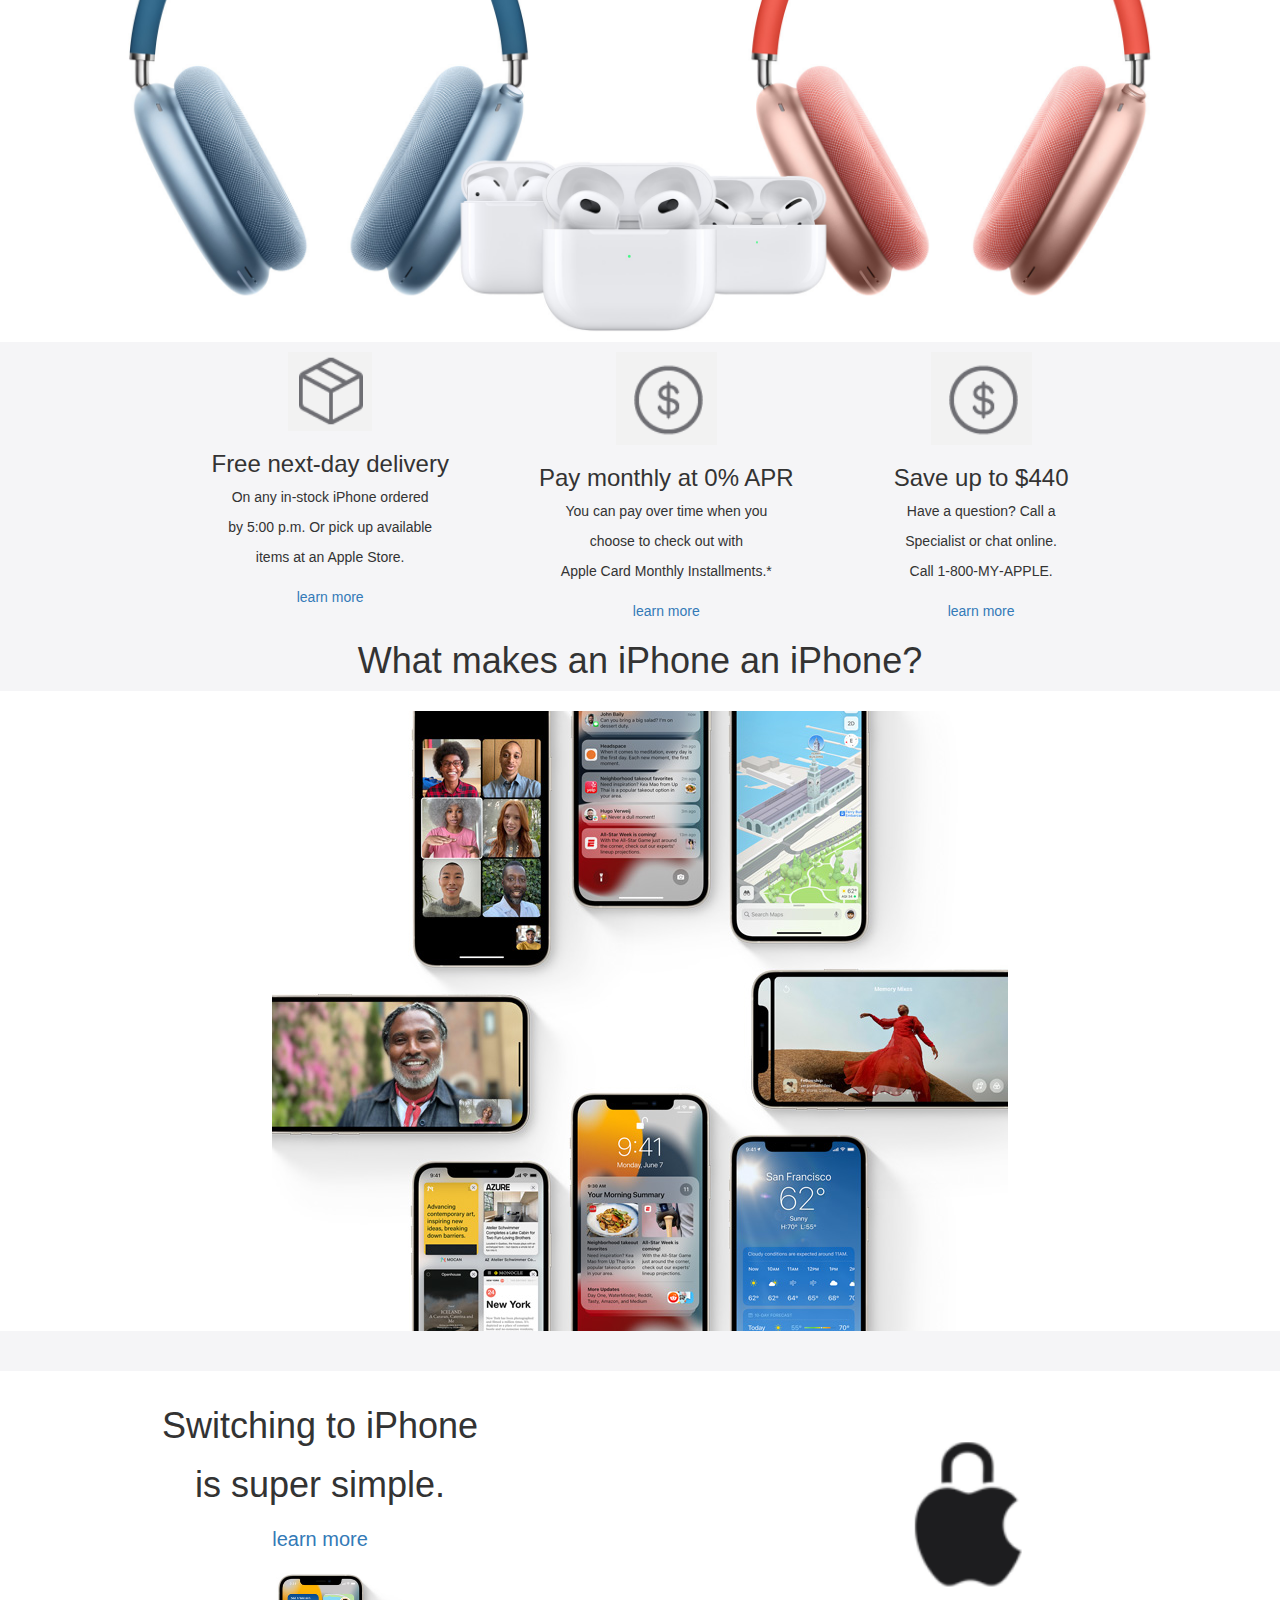
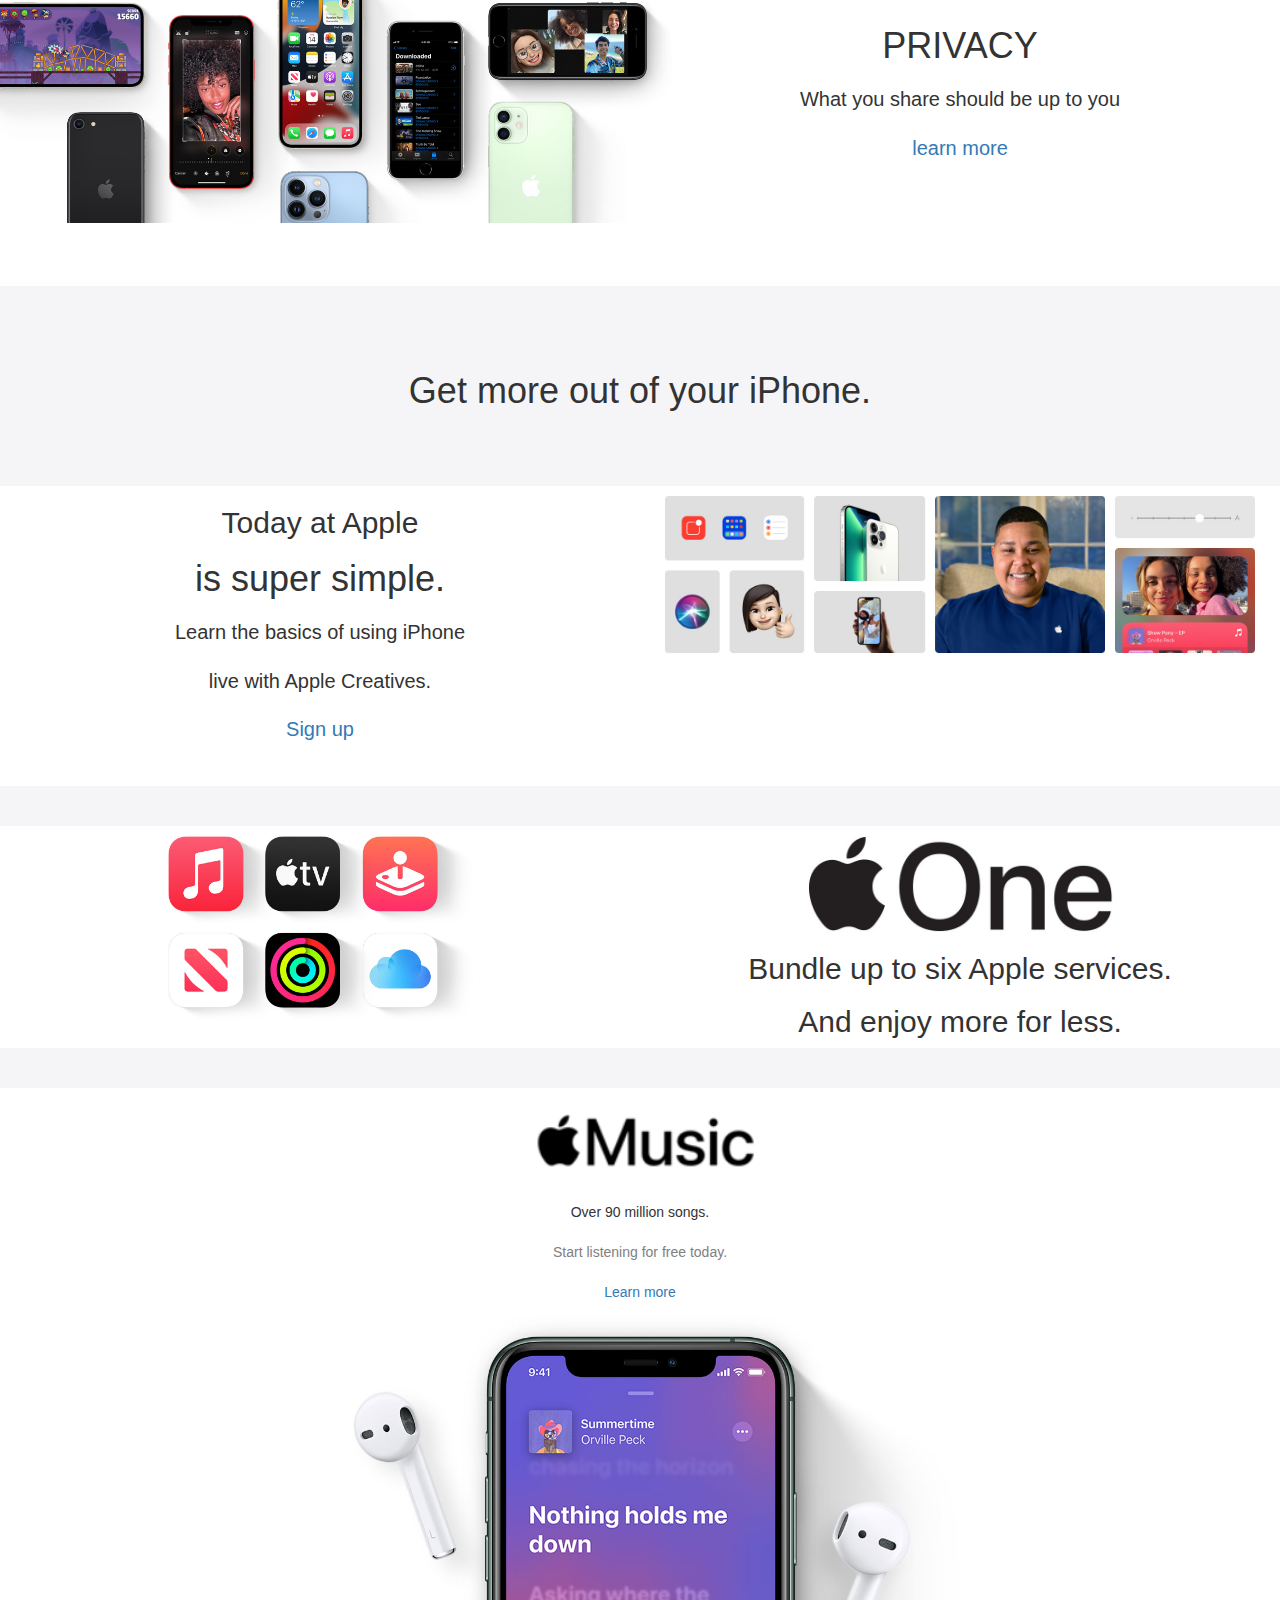
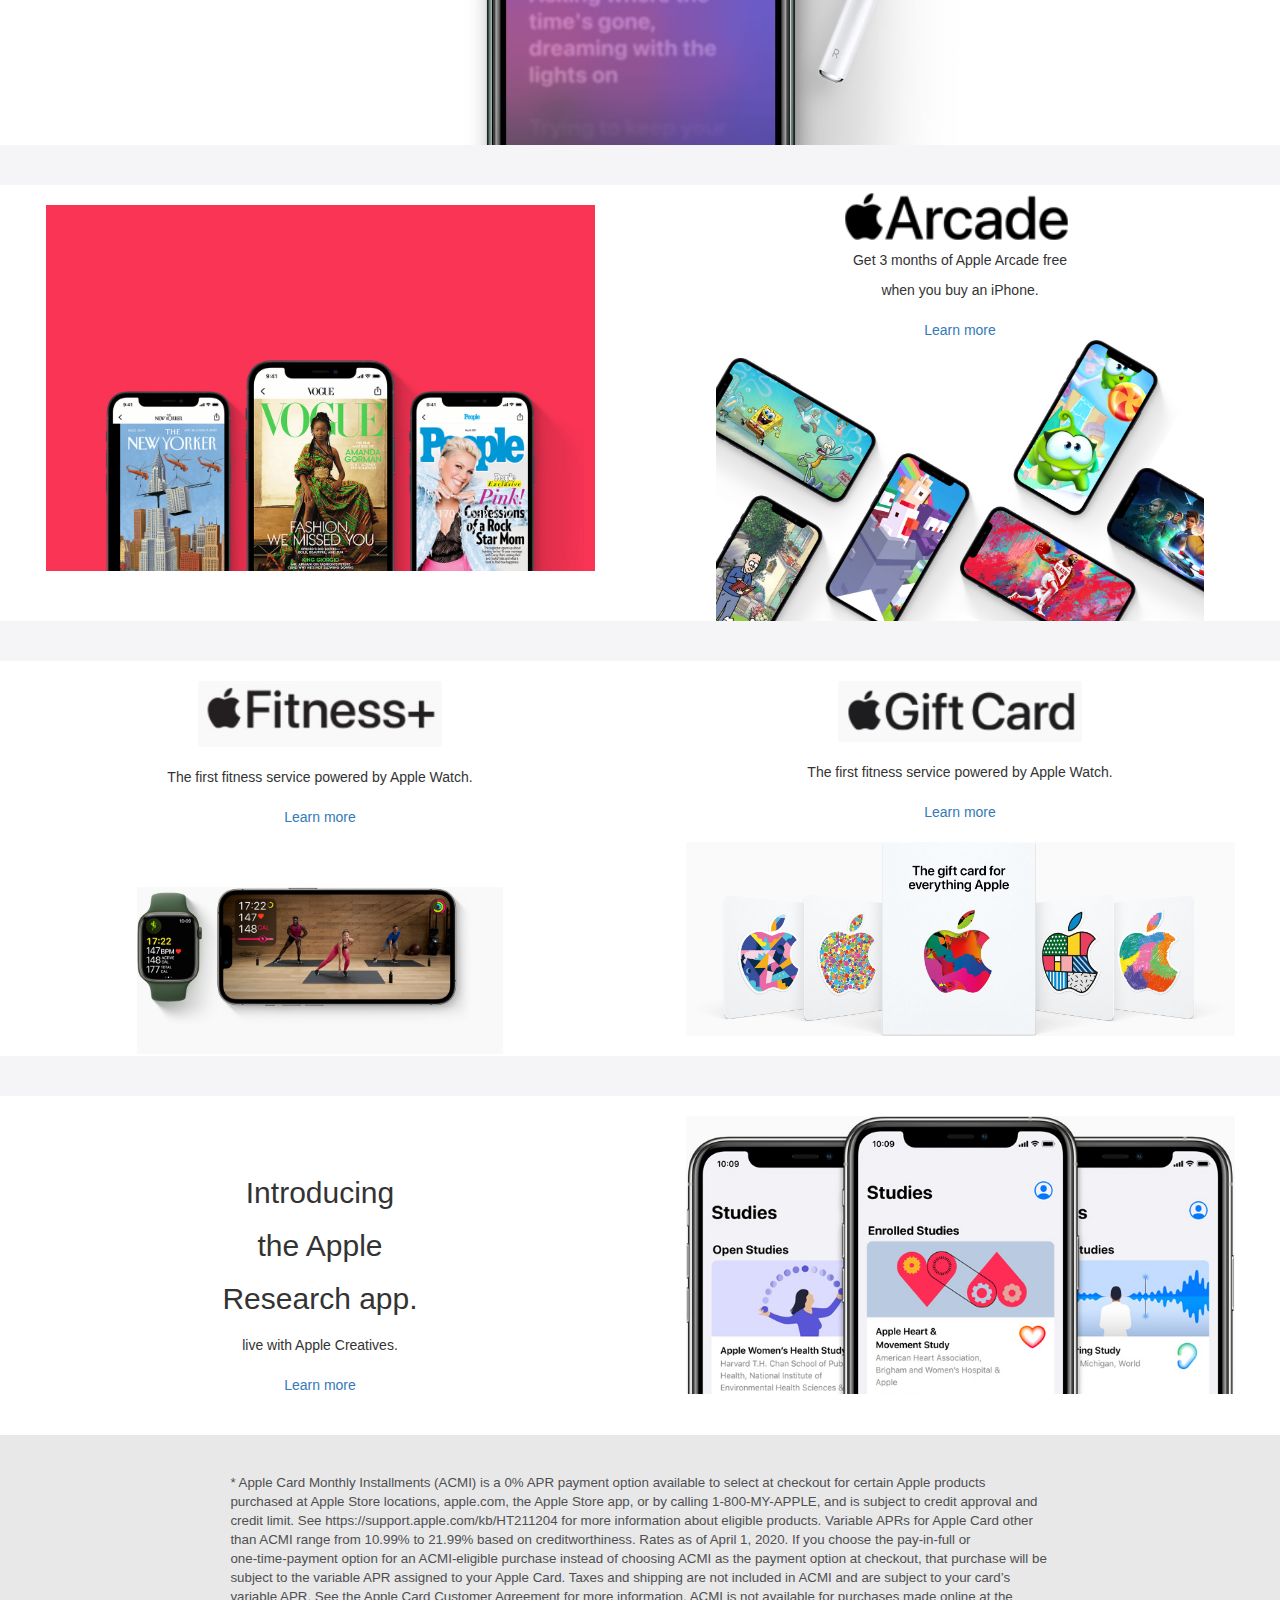
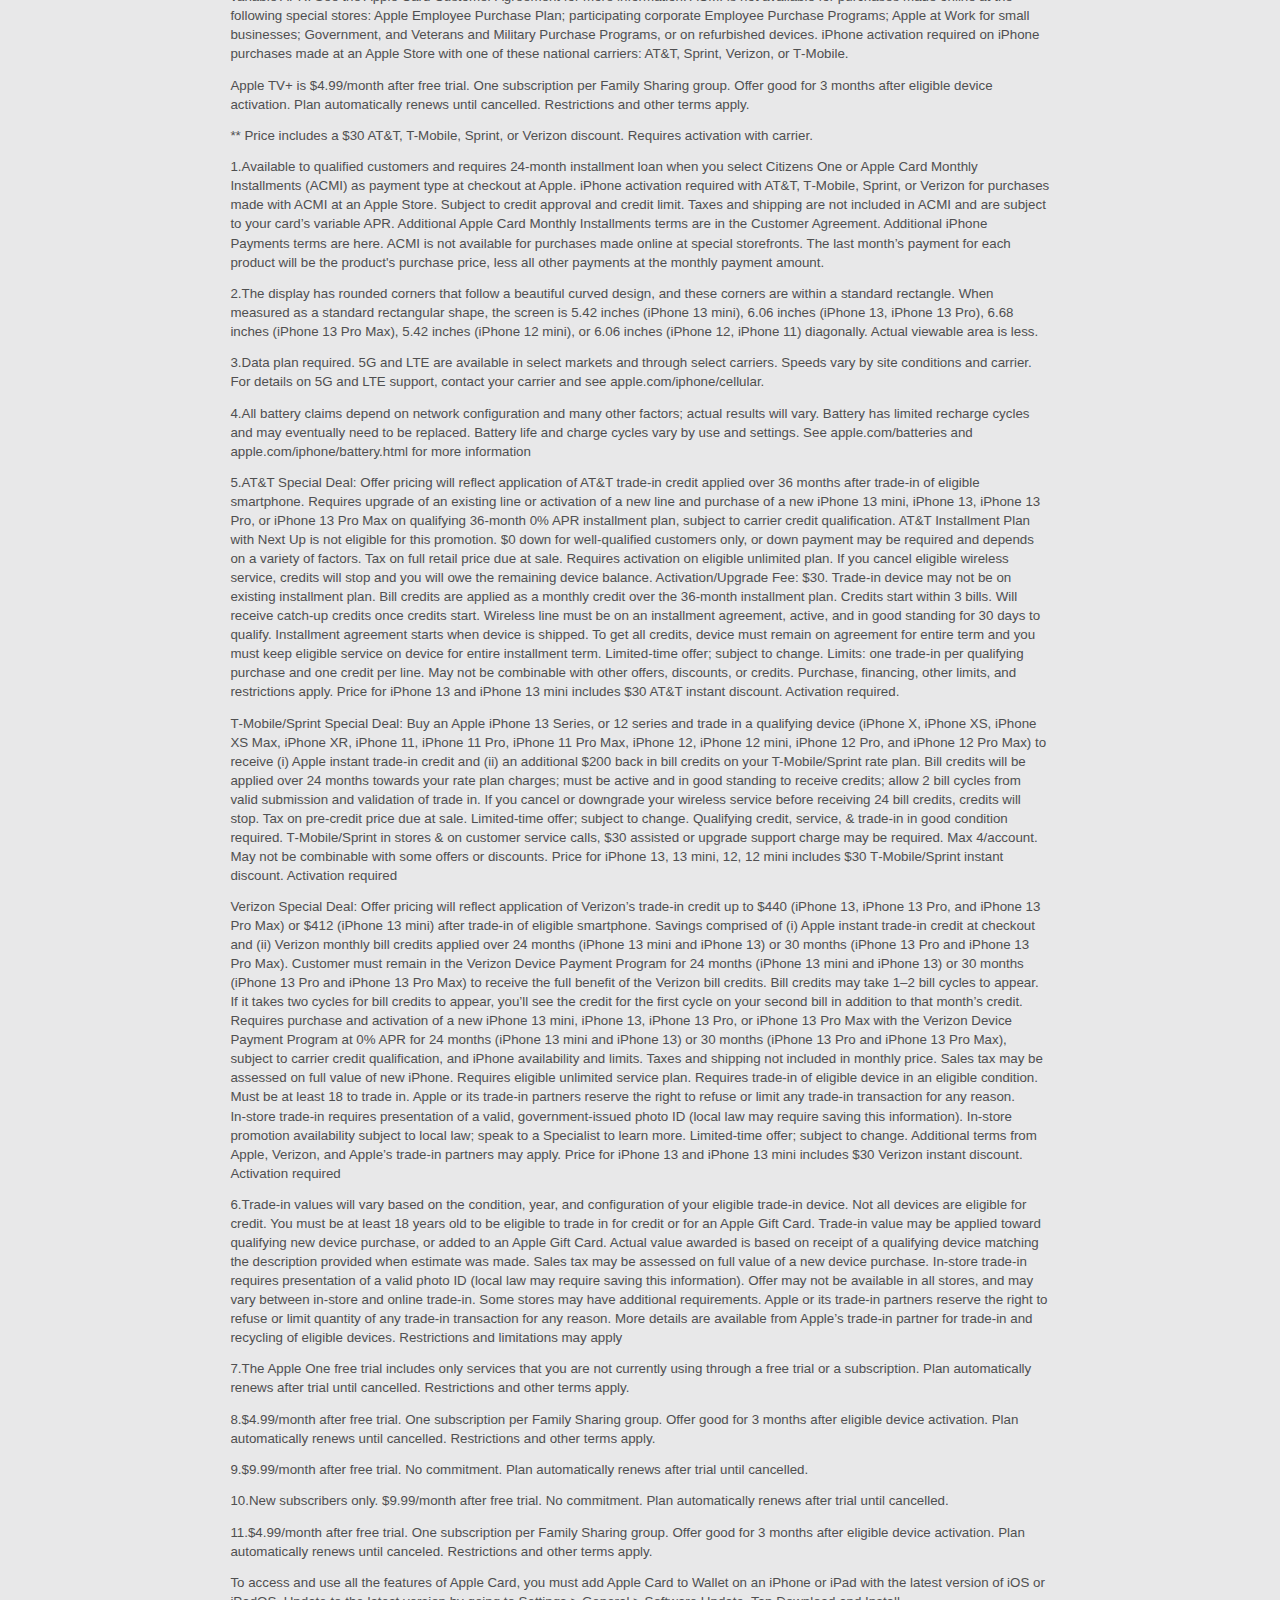
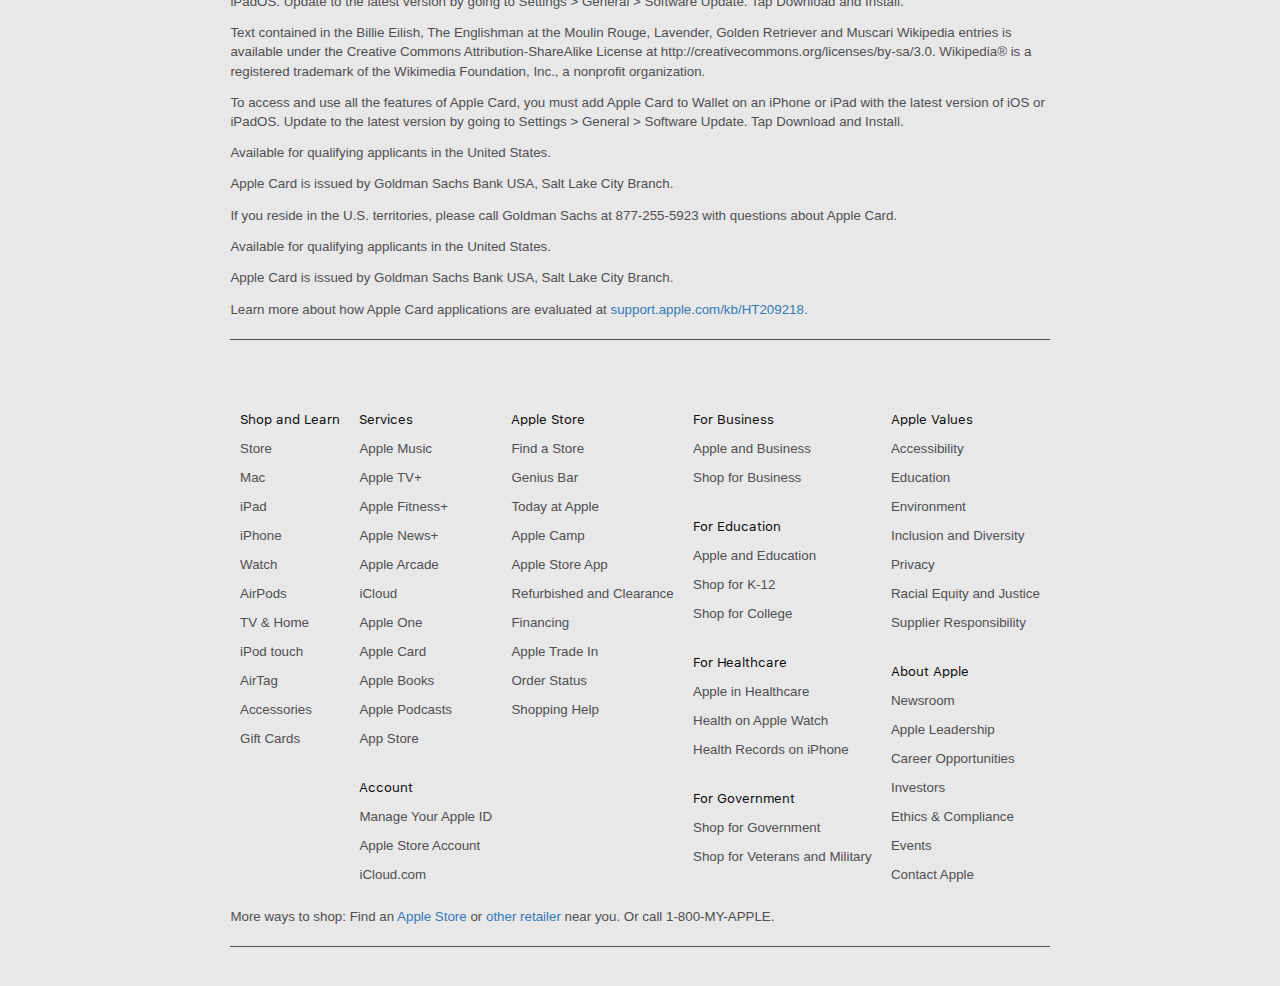
<file: paginas/iphone13.html>
<!DOCTYPE html>
<html lang="es">

<head>
    <meta charset="UTF-8">
    <meta http-equiv="X-UA-Compatible" content="IE=edge">
    <meta name="viewport" content="width=device-width, initial-scale=1.0">
    <link rel="stylesheet" href="../css/estilos_iphone.css">
    <title>Iphone 13</title>
    <link rel="stylesheet" href="http://maxcdn.bootstrapcdn.com/bootstrap/3.3.5/css/bootstrap.min.css">
    <link rel="icon" href="https://images.vexels.com/media/users/3/129234/isolated/preview/73970c892d748c7507db8e10d71535b0-icono-del-logo-de-apple.png">
    
</head>

<body>

    <div id="body">

        <div id="menu">
            <div class="logo"><img class="logomenumovil" src="../img/Menumovil.png" alt="logoapple"></div>
            <div class="logo"><a href="../index.html"><img class="logomenu" src="../img/logoapple.png" alt="logoapple"></a></div>
            <div class="logo"><img class="logocompramovil" src="../img/compra.png" alt=""></div>

            <div class="itemsmenu"><a href="../index.html">Store</a></div>
            <div class="itemsmenu"><a href="https://www.apple.com/mac/">Mac</a></div>
            <div class="itemsmenu"><a href="https://www.apple.com/ipad/">Ipad</a></div>
            <div class="itemsmenu"><a href="../paginas/iphone13.html">Iphone</a></div>
            <div class="itemsmenu"><a href="https://www.apple.com/watch/">Watch</a></div>
            <div class="itemsmenu"><a href="https://www.apple.com/airpods/">Airpods</a></div>
            <div class="itemsmenu"><a href="https://www.apple.com/tv-home/">TV & Home</a></div>
            <div class="itemsmenu"><a href="../paginas/boostrap_iphone.html">Only on Apple</a></div>
            <div class="itemsmenu"><a href="https://www.apple.com/shop/accessories/all">Accesories</a></div>
            <div class="itemsmenu"><a href="https://support.apple.com/">Support</a></div>
            <div class="itemsmenu"><img src="../img/search.svg" alt=""></div>
            <div class="itemsmenu"><img class="compra" src="../img/compra.png" alt=""></div>

        </div>
        <br><br>
        <div class="barra">

            <p id="tipo">Obtenga 3% de reembolso diario en efectivo con Apple Card. Y pague su nuevo iPhone durante 24 meses, sin intereses cuando elija pagar con las cuotas mensuales de Apple Card.</p>
            <p id="tipo"><a href="https://www.apple.com/apple-card/monthly-installments/" target="blank">Learn more</a>
            </p>

        </div>

        <div id="textoiphone" class="col-xs-12 col-md-12">
            <h3 class="pa1" id="tipo_texto1">iphone 13 PRO</h3>

            <h1 class="pa2" id="tipo_texto1">Oh. So. Pro. </h1>

            <p class="pa3" id="tipo_texto3">Desde $41.62/mes durante 24 meses o $999 antes del intercambio </p>
            <div class="phones">
                <p> <input type="submit" name="Tienda" placeholder="tienda" class="boton"> </p>

                <p id="separacion"><a href="https://www.apple.com/apple-card/monthly-installments/" target="blank">Learn
                        more</a></p>
            </div>

        </div>

        <div class="phones" class="col-xs-12 col-md-12">

            <img src="../img/iphone.png" id="iphone13v" class="img-responsive">

        </div>


        <div class="barra_abajo"></div>

        <div class="col-xs-12 col-md-12">

            <h3 class="pa1" id="tipo_texto1">iphone 13 </h3>

            <h1 class="pa2" id="tipo_texto1">TU NUEVO SUPERPODER </h1>

            <p class="pa3" id="tipo_texto3">Desde $29.12/mes durante 24 meses o $999 antes del intercambio </p>

            <p class="pa1"> <input type="submit" name="Tienda" placeholder="tienda" class="boton">
                <a href="https://www.apple.com/iphone-13/" target="blank" id="separacion">Learn
                    more</a>
            </p>

            <div class="phones">
                <img src="../img/iphone13.png" id="iphone13v" class="img-responsive">
            </div>

        </div>

        <div class="barra_abajo"></div>

        <div class="col-xs-12 col-md-12">
            <div class="phoness2">
                <div id="bloque1">



                    <h3 class="pa1">iphone se </h3>

                    <h1 class="pa2" id="coloreado_azul">ama el poder me encanta el precio </h1>

                    <p class="pa3">Desde $17.87/mes durante 24 meses o $429 antes del intercambio </p>
                    <p class="pa1"> <input type="submit" name="Tienda" placeholder="tienda" class="boton">
                        <a href="https://www.apple.com/iphone-se/" target="blank" id="separacion">Learn
                            more</a>
                    </p>
                </div>

                <img src="../img/iphone_hero.jpg" id="phones_ge" class="img-responsive">
            </div>
        </div>

        <div id="persona" class="col-xs-12 col-md-12">

            <p id="textoo">
                A Guided Tour of iPhone 13 & iPhone 13 Pro</p>
            <div class="phones">
                <img src="../img/chulaco.jpg" class="imagen_persona">
            </div>
        </div>

        <div class="phones">

            <h1 id="texto1">Which iPhone is right for you?</h1>

        </div>
        <div class="phones" class="col-xs-12 col-md-12">
            <img src="../img/13pro.PNG" class="img-responsive">

            <img src="../img/13.PNG" class="img-responsive">

            <img src="../img/iphone_negro.PNG" class="ine" class="img-responsive">

            <img src="../img/13pro.PNG" class="img-responsive">
        </div>


        <div class="barra_grande">
            <h1 class="texto1" id="texto1">Ways to Buy iPhone</h1>
        </div>

        <div class="compañia">
            <h3 class="pa1" id="texto3">Special carrier deals at Apple </h3>

            <h1 class="pa2" id="texto1">Save up to $800 on </h1>

            <h1 class="pa2" id="texto1">iPhone 13 and iPhone 13 Pro </h1>

            <h1 class="pa2" id="texto1">after trade‑in</h1>


            <div class="alineado_centro" class="col-xs-12 col-md-12">

                <div class="izquierdo">
                    <img src="../img/at.PNG" class="img-responsive">
                    <p id="textillo">Save up to $800 </p>
                </div>

                <div>
                    <img src="../img/mobile.PNG" class="img-responsive">
                    <p id="textillo"> Get $370 ‑ $850 in credit</p>
                </div>

                <div class="derecho">
                    <img src="../img/verizon.PNG" class="img-responsive">
                    <p id="textillo">Save up to $440</p>
                </div>


            </div>

        </div>

        <div class="barra"></div>

        <div>

            <div id="contenedor1" class="col-xs-12 col-md-6">


                <h1 class="pa2" id="texto1">Trade in your</h1>
                <h1 class="pa2" id="texto1">smartphone</h1>
                <h1 class="pa2" id="texto1">for credit.</h1>



                <p class="pa3" id="texto3">With Apple Trade In, you can get </p>
                <p class="pa3" id="texto3">credit toward a new iPhone when you trade</p>
                <p class="pa3" id="texto3">trade in an eligible smartphone.6</p>
                <p class="pa3" id="texto3">It’s good for you and the planet.</p>
                <a href="https://www.apple.com/shop/trade-in" target="blank" id="separacion" class="pa2">Learn
                    more</a>

                <div class="phones">
                    <img src="../img/rosaa.jpg">
                </div>

            </div>


            <div id="contenedor2" class="col-xs-12 col-md-6">
                <h1 class="pa2" id="texto1">Trade in your</h1>
                <h1 class="pa2" id="texto1">smartphone</h1>
                <h1 class="pa2" id="texto1">for credit.</h1>

                <p class="pa3" id="texto3">With Apple Trade In, you can get </p>
                <p class="pa3" id="texto3">credit toward a new iPhone when you trade</p>
                <p class="pa3" id="texto3">trade in an eligible smartphone.6</p>
                <p class="pa3" id="texto3">It’s good for you and the planet.</p>
                <a href="https://www.apple.com/apple-card/" target="blank" id="separacion" class="pa2">Learn
                    more</a>
                <div class="phones">
                    <img src="../img/mano_iphone.jpg" id="manos">
                </div>
            </div>
        </div>


        <div class="barra"></div>
        <div id="moviles" class="col-xs-12 col-md-12">

            <img src="../img/mobiles.jpg" class="mobilees">


        </div>

        <div class="barra_grande">
            <h1 id="texto1">Featured accessories</h1>
        </div>

        <div class="col-xs-12 col-md-12">
            <div class="phoness2">
                <div id="bloque1">

                    <h1 class="pa2" id="texto1">MagSafe </h1>

                    <p class="pa3" id="texto3">Snap on a magnetic case, wallet, or both. And get faster wireless charging. </p>

                    <p class="pa3" id="texto3">wallet, or both. And get faster </p>

                    <p class="pa3" id="texto3">wireless charging</p>

                    <a href="https://www.apple.com/shop/accessories/all/magsafe" target="blank" id="separacion" class="pa2">Shop MagSafe accessories</a>
                </div>

                <img src="../img/tree.jpg" id="phones_ge2" class="img-responsive">
            </div>
        </div>

        <div class="barra"></div>

        <div class="col-xs-12 col-md-12">
            <div class="phoness2">
                <div id="bloque1">

                    <h1 class="pa2" id="texto3">AirTag </h1>

                    <p class="pa3" id="texto3">Attach one to your keys. Put another in your just use the Find My app.
                    </p>

                    <p class="pa3" id="texto3">backpack. If they’re misplaced, </p>

                    <p class="pa3" id="texto3">Find My app.</p>

                    <a href="https://www.apple.com/airtag/" target="blank" class="pa2">learn more</a>

                </div>

                <img src="../img/accesorios.jpg" id="phones_ge3">
            </div>
        </div>


        <div id="textoiphone" class="col-xs-12 col-md-12">
            <h1 class="pa2" id="texto1">AirPods </h1>

            <p class="pa3" id="texto3">Explore all AirPods models and </p>

            <p class="pa4" id="texto3">find the best ones for you.</p>

            <a href="https://www.apple.com/airpods/" target="blank" class="pa2">learn more</a>

        </div>

        <div class="phones" class="col-xs-12 col-md-12">

            <img src="../img/auriculares.jpg" id="auri" class="img-responsive">

        </div>

        <div class="alineado_centro2" class="col-xs-12 col-md-12">

            <div class="izquierdo2">
                <div class="alineado_centro2">
                    <img src="../img/cajita.PNG" class="img-responsive">
                </div>
                <h3 id="textillo2" id="texto3">Free next‑day delivery </h1>
                    <p id="textillo2" id="texto3">On any in‑stock iPhone ordered</p>
                    <p id="textillo2" id="texto3">by 5:00 p.m. Or pick up available</p>
                    <p id="textillo2" id="texto3">items at an Apple Store.</p>
                    <a href="https://www.apple.com/airpods/" target="blank" class="pa2">learn more</a>
            </div>

            <div>
                <div class="alineado_centro2">
                    <img src="../img/dolaar.PNG" class="img-responsive">
                </div>
                <h3 id="textillo2" id="texto3"> Pay monthly at 0% APR </h3>
                <p id="textillo2" id="texto3"> You can pay over time when you</p>
                <p id="textillo2" id="texto3"> choose to check out with</p>
                <p id="textillo2" id="texto3">Apple Card Monthly Installments.* </p>
                <a href="https://www.apple.com/airpods/" target="blank" class="pa2">learn more</a>
            </div>

            <div class="derecho2">
                <div class="alineado_centro2">
                    <img src="../img/dolaar.PNG" class="img-responsive">
                </div>
                <h3 id="textillo2" id="texto3">Save up to $440</h3>
                <p id="textillo2" id="texto3">Have a question? Call a</p>
                <p id="textillo2" id="texto3">Specialist or chat online.</p>
                <p id="textillo2" id="texto3">Call 1‑800‑MY‑APPLE.</p>
                <a href="https://www.apple.com/airpods/" target="blank" class="pa2">learn more</a>
            </div>

        </div>

        <div id="textazo" class="col-xs-12 col-md-12">
            <h1 id="texto1">What makes an iPhone an iPhone?</h1>
        </div>


        <div id="moviles" class="col-xs-12 col-md-12">

            <img src="../img/mmobiles.jpg" class="mobilees2" class="img-responsive">

        </div>


        <div class="barra"></div>


        <div id="contenedor1-1" class="col-xs-12 col-md-6">


            <h1 class="pa2">Switching to iPhone</h1>
            <h1 class="pa2">is super simple.</h1>
            <a href="https://www.apple.com/iphone/switch/" target="blank" class="pa2">learn more</a>

            <div class="phones">
                <img src="../img/guau.jpg" id="guau">
            </div>

        </div>


        <div id="contenedor2-1" class="col-xs-12 col-md-6">


            <div class="phones">
                <img src="../img/manzanita.PNG" id="manos">
            </div>
            <h1 class="pa2">PRIVACY</h1>

            <p class="pa2">What you share should be up to you</p>
            <a href="https://www.apple.com/privacy/" target="blank" class="pa2">learn more</a>
        </div>

        <div class="barra1" class="col-xs-12 col-md-12">
            <h1> Get more out of your iPhone. </h1>
        </div>

        <div id="contenedor1-11" class="col-xs-12 col-md-6">


            <h2 class="pa2">Today at Apple</h1>
                <h1 class="pa2">is super simple.</h1>
                <p class="pa2">Learn the basics of using iPhone </p>
                <p class="pa2">live with Apple Creatives.</p>
                <a href="https://www.apple.com/today/event/virtual-session-getting-started-iphone/6908167855989452389/?sn=R053" target="blank" class="pa2">Sign up</a>

        </div>


        <div id="contenedor2-11" class="col-xs-12 col-md-6">



            <img src="../img/sesion.jpg" id="phones_ge6">


        </div>

        <div class="barra"></div>

        <div class="col-xs-12 col-md-6">


            <div class="alineado_centro22">
                <img src="../img/emoticonos.jpg" id="phones_ge22">
            </div>
        </div>

        <div class="col-xs-12 col-md-6">


            <div class="alineado_centro22">
                <img src="../img/one.jpg" id="phones_ge22" class="img-responsive">
            </div>

            <h1 class="pa5">Bundle up to six Apple services.</p>

                <h1 class="pa5">And enjoy more for less.</p>



        </div>

        <div class="barra"></div>

        <div id="textoiphone" class="col-xs-12 col-md-12">

            <div class="alineado_centro22">
                <img src="../img/music.PNG" id="musica" class="img-responsive">
            </div>

            <p class="pa3">Over 90 million songs. </p>

            <p class="pa4">Start listening for free today.</p>

            <a href="https://www.apple.com/apple-music/" target="blank" class="pa2">Learn more</a>
        </div>

        <div class="phones" class="col-xs-12 col-md-12">

            <img src="../img/apple_music.jpg" id="culares" class="img-responsive">

        </div>

        <div class="barra"></div>

        <div class="col-xs-12 col-md-6">
            <div class="alineado_centro">
                <img src="../img/news.jpg" id="tama" class="img-responsive">
            </div>
        </div>

        <div class="col-xs-12 col-md-6">

            <center>
                <img src="../img/arcade.PNG" class="img-responsive">
                <p id="pa4">Get 3 months of Apple Arcade free</p>
                <p id="pa4">when you buy an iPhone.</p>
                <a href="https://www.apple.com/apple-arcade/" target="blank" class="pa2">Learn more</a>

                <img src="../img/mini.jpg" id="tama2" class="img-responsive">
            </center>

        </div>

        <div class="barra"></div>

        <div class="col-xs-12 col-md-6">

            <div class="alineado_centro">
                <img src="../img/fitnes.PNG" id="tama4" class="img-responsive">
            </div>
            <p class="pa3">The first fitness service powered by Apple Watch.</p>

            <p> <a href="https://www.apple.com/apple-fitness-plus/" target="blank" class="pa2">Learn more</a></p>

            <div class="alineado_centro">
                <img src="../img/movil_reloj.jpg" id="tama5" class="img-responsive">
            </div>

        </div>

        <div class="col-xs-12 col-md-6">
            <div class="alineado_centro">
                <img src="../img/giit.PNG" id="tama4" class="img-responsive">
            </div>


            <p class="pa3">The first fitness service powered by Apple Watch.</p>
            <a href="https://www.apple.com/shop/gift-cards" target="blank" class="pa2">Learn more</a>
            <div class="alineado_centro">
                <img src="../img/tablet.jpg" id="tama" class="img-responsive">
            </div>
            <br>
        </div>

        <div class="barra"></div>

        <div class="col-xs-12 col-md-6">
            <div class="ultima">
                <h2 class="pa2">Introducing</h1>
                    <h2 class="pa2">the Apple</h2>
                    <h2 class="pa2">Research app. </h2>
                    <p class="pa2">live with Apple Creatives.</p>
                    <a href="https://www.apple.com/ios/research-app/" target="blank" class="pa2">Learn more</a>
            </div>
        </div>
        <div class="col-xs-12 col-md-6">
            <div class="alineado_centro">
                <img src="../img/movil.jpg" id="tama" class="img-responsive">
            </div>

        </div>


        <div class="barra2"></div>

    </div>

    <div id="footer">
        <p>* Apple Card Monthly Installments (ACMI) is a 0% APR payment option available to select at checkout for certain Apple products purchased at Apple Store locations, apple.com, the Apple Store app, or by calling 1-800-MY-APPLE, and is subject to
            credit approval and credit limit. See https://support.apple.com/kb/HT211204 for more information about eligible products. Variable APRs for Apple Card other than ACMI range from 10.99% to 21.99% based on creditworthiness. Rates as of April
            1, 2020. If you choose the pay‑in‑full or one‑time‑payment option for an ACMI‑eligible purchase instead of choosing ACMI as the payment option at checkout, that purchase will be subject to the variable APR assigned to your Apple Card. Taxes
            and shipping are not included in ACMI and are subject to your card’s variable APR. See the Apple Card Customer Agreement for more information. ACMI is not available for purchases made online at the following special stores: Apple Employee
            Purchase Plan; participating corporate Employee Purchase Programs; Apple at Work for small businesses; Government, and Veterans and Military Purchase Programs, or on refurbished devices. iPhone activation required on iPhone purchases made
            at an Apple Store with one of these national carriers: AT&T, Sprint, Verizon, or T‑Mobile.</p>
        <p>Apple TV+ is $4.99/month after free trial. One subscription per Family Sharing group. Offer good for 3 months after eligible device activation. Plan automatically renews until cancelled. Restrictions and other terms apply.
        </p>
        <p>** Price includes a $30 AT&T, T-Mobile, Sprint, or Verizon discount. Requires activation with carrier.</p>
        <p>1.Available to qualified customers and requires 24‑month installment loan when you select Citizens One or Apple Card Monthly Installments (ACMI) as payment type at checkout at Apple. iPhone activation required with AT&T, T‑Mobile, Sprint, or Verizon
            for purchases made with ACMI at an Apple Store. Subject to credit approval and credit limit. Taxes and shipping are not included in ACMI and are subject to your card’s variable APR. Additional Apple Card Monthly Installments terms are in the
            Customer Agreement. Additional iPhone Payments terms are here. ACMI is not available for purchases made online at special storefronts. The last month’s payment for each product will be the product's purchase price, less all other payments
            at the monthly payment amount.</p>
        <p>2.The display has rounded corners that follow a beautiful curved design, and these corners are within a standard rectangle. When measured as a standard rectangular shape, the screen is 5.42 inches (iPhone 13 mini), 6.06 inches (iPhone 13, iPhone
            13 Pro), 6.68 inches (iPhone 13 Pro Max), 5.42 inches (iPhone 12 mini), or 6.06 inches (iPhone 12, iPhone 11) diagonally. Actual viewable area is less.</p>
        <p>3.Data plan required. 5G and LTE are available in select markets and through select carriers. Speeds vary by site conditions and carrier. For details on 5G and LTE support, contact your carrier and see apple.com/iphone/cellular.
        </p>
        <p>4.All battery claims depend on network configuration and many other factors; actual results will vary. Battery has limited recharge cycles and may eventually need to be replaced. Battery life and charge cycles vary by use and settings. See apple.com/batteries
            and apple.com/iphone/battery.html for more information</p>
        <p>5.AT&T Special Deal: Offer pricing will reflect application of AT&T trade‑in credit applied over 36 months after trade‑in of eligible smartphone. Requires upgrade of an existing line or activation of a new line and purchase of a new iPhone 13
            mini, iPhone 13, iPhone 13 Pro, or iPhone 13 Pro Max on qualifying 36‑month 0% APR installment plan, subject to carrier credit qualification. AT&T Installment Plan with Next Up is not eligible for this promotion. $0 down for well‑qualified
            customers only, or down payment may be required and depends on a variety of factors. Tax on full retail price due at sale. Requires activation on eligible unlimited plan. If you cancel eligible wireless service, credits will stop and you will
            owe the remaining device balance. Activation/Upgrade Fee: $30. Trade‑in device may not be on existing installment plan. Bill credits are applied as a monthly credit over the 36‑month installment plan. Credits start within 3 bills. Will receive
            catch‑up credits once credits start. Wireless line must be on an installment agreement, active, and in good standing for 30 days to qualify. Installment agreement starts when device is shipped. To get all credits, device must remain on agreement
            for entire term and you must keep eligible service on device for entire installment term. Limited‑time offer; subject to change. Limits: one trade‑in per qualifying purchase and one credit per line. May not be combinable with other offers,
            discounts, or credits. Purchase, financing, other limits, and restrictions apply. Price for iPhone 13 and iPhone 13 mini includes $30 AT&T instant discount. Activation required.</p>
        <p>T‑Mobile/Sprint Special Deal: Buy an Apple iPhone 13 Series, or 12 series and trade in a qualifying device (iPhone X, iPhone XS, iPhone XS Max, iPhone XR, iPhone 11, iPhone 11 Pro, iPhone 11 Pro Max, iPhone 12, iPhone 12 mini, iPhone 12 Pro, and
            iPhone 12 Pro Max) to receive (i) Apple instant trade‑in credit and (ii) an additional $200 back in bill credits on your T-Mobile/Sprint rate plan. Bill credits will be applied over 24 months towards your rate plan charges; must be active
            and in good standing to receive credits; allow 2 bill cycles from valid submission and validation of trade in. If you cancel or downgrade your wireless service before receiving 24 bill credits, credits will stop. Tax on pre‑credit price due
            at sale. Limited‑time offer; subject to change. Qualifying credit, service, & trade‑in in good condition required. T‑Mobile/Sprint in stores & on customer service calls, $30 assisted or upgrade support charge may be required. Max 4/account.
            May not be combinable with some offers or discounts. Price for iPhone 13, 13 mini, 12, 12 mini includes $30 T‑Mobile/Sprint instant discount. Activation required</p>
        <p>Verizon Special Deal: Offer pricing will reflect application of Verizon’s trade‑in credit up to $440 (iPhone 13, iPhone 13 Pro, and iPhone 13 Pro Max) or $412 (iPhone 13 mini) after trade‑in of eligible smartphone. Savings comprised of (i) Apple
            instant trade‑in credit at checkout and (ii) Verizon monthly bill credits applied over 24 months (iPhone 13 mini and iPhone 13) or 30 months (iPhone 13 Pro and iPhone 13 Pro Max). Customer must remain in the Verizon Device Payment Program
            for 24 months (iPhone 13 mini and iPhone 13) or 30 months (iPhone 13 Pro and iPhone 13 Pro Max) to receive the full benefit of the Verizon bill credits. Bill credits may take 1–2 bill cycles to appear. If it takes two cycles for bill credits
            to appear, you’ll see the credit for the first cycle on your second bill in addition to that month’s credit. Requires purchase and activation of a new iPhone 13 mini, iPhone 13, iPhone 13 Pro, or iPhone 13 Pro Max with the Verizon Device Payment
            Program at 0% APR for 24 months (iPhone 13 mini and iPhone 13) or 30 months (iPhone 13 Pro and iPhone 13 Pro Max), subject to carrier credit qualification, and iPhone availability and limits. Taxes and shipping not included in monthly price.
            Sales tax may be assessed on full value of new iPhone. Requires eligible unlimited service plan. Requires trade‑in of eligible device in an eligible condition. Must be at least 18 to trade in. Apple or its trade‑in partners reserve the right
            to refuse or limit any trade‑in transaction for any reason. In‑store trade‑in requires presentation of a valid, government‑issued photo ID (local law may require saving this information). In‑store promotion availability subject to local law;
            speak to a Specialist to learn more. Limited‑time offer; subject to change. Additional terms from Apple, Verizon, and Apple’s trade‑in partners may apply. Price for iPhone 13 and iPhone 13 mini includes $30 Verizon instant discount. Activation
            required
        </p>
        <p>6.Trade-in values will vary based on the condition, year, and configuration of your eligible trade-in device. Not all devices are eligible for credit. You must be at least 18 years old to be eligible to trade in for credit or for an Apple Gift
            Card. Trade-in value may be applied toward qualifying new device purchase, or added to an Apple Gift Card. Actual value awarded is based on receipt of a qualifying device matching the description provided when estimate was made. Sales tax
            may be assessed on full value of a new device purchase. In-store trade-in requires presentation of a valid photo ID (local law may require saving this information). Offer may not be available in all stores, and may vary between in-store and
            online trade-in. Some stores may have additional requirements. Apple or its trade-in partners reserve the right to refuse or limit quantity of any trade-in transaction for any reason. More details are available from Apple’s trade-in partner
            for trade-in and recycling of eligible devices. Restrictions and limitations may apply
            <p>
                <p>7.The Apple One free trial includes only services that you are not currently using through a free trial or a subscription. Plan automatically renews after trial until cancelled. Restrictions and other terms apply.</p>
                <p>8.$4.99/month after free trial. One subscription per Family Sharing group. Offer good for 3 months after eligible device activation. Plan automatically renews until cancelled. Restrictions and other terms apply.
                </p>
                <p>9.$9.99/month after free trial. No commitment. Plan automatically renews after trial until cancelled.</p>
                <p>10.New subscribers only. $9.99/month after free trial. No commitment. Plan automatically renews after trial until cancelled.</p>
                <p>11.$4.99/month after free trial. One subscription per Family Sharing group. Offer good for 3 months after eligible device activation. Plan automatically renews until canceled. Restrictions and other terms apply.
                </p>
                <p>To access and use all the features of Apple Card, you must add Apple Card to Wallet on an iPhone or iPad with the latest version of iOS or iPadOS. Update to the latest version by going to Settings > General > Software Update. Tap Download
                    and Install.</p>
                <p>Text contained in the Billie Eilish, The Englishman at the Moulin Rouge, Lavender, Golden Retriever and Muscari Wikipedia entries is available under the Creative Commons Attribution-ShareAlike License at http://creativecommons.org/licenses/by-sa/3.0.
                    Wikipedia® is a registered trademark of the Wikimedia Foundation, Inc., a nonprofit organization.</p>
                <p>To access and use all the features of Apple Card, you must add Apple Card to Wallet on an iPhone or iPad with the latest version of iOS or iPadOS. Update to the latest version by going to Settings > General > Software Update. Tap Download
                    and Install.</p>
                <p>Available for qualifying applicants in the United States.</p>
                <p>Apple Card is issued by Goldman Sachs Bank USA, Salt Lake City Branch.</p>
                <p>If you reside in the U.S. territories, please call Goldman Sachs at 877‑255‑5923 with questions about Apple Card.
                </p>
                <p>Available for qualifying applicants in the United States.</p>
                <p>Apple Card is issued by Goldman Sachs Bank USA, Salt Lake City Branch.</p>
                <p>Learn more about how Apple Card applications are evaluated at <a href="">support.apple.com/kb/HT209218.</a>
                </p>
                <hr>
                <div id="enlaces">
                    <ul>
                        <li class="categoria">Shop and Learn</li>
                        <li class="enlacenormal"><a href="">Store</a></li>
                        <li class="enlacenormal"><a href="">Mac</a></li>
                        <li class="enlacenormal"><a href="">iPad</a></li>
                        <li class="enlacenormal"><a href="">iPhone</a></li>
                        <li class="enlacenormal"><a href="">Watch</a></li>
                        <li class="enlacenormal"><a href="">AirPods</a></li>
                        <li class="enlacenormal"><a href="">TV & Home</a></li>
                        <li class="enlacenormal"><a href="">iPod touch</a></li>
                        <li class="enlacenormal"><a href="">AirTag</a></li>
                        <li class="enlacenormal"><a href="">Accessories</a></li>
                        <li class="enlacenormal"><a href="">Gift Cards</a></li>
                    </ul>
                    <ul>
                        <li class="categoria">Services</li>
                        <li class="enlacenormal"><a href="">Apple Music</a></li>
                        <li class="enlacenormal"><a href="">Apple TV+</a></li>
                        <li class="enlacenormal"><a href="">Apple Fitness+</a></li>
                        <li class="enlacenormal"><a href="">Apple News+</a></li>
                        <li class="enlacenormal"><a href="">Apple Arcade</a></li>
                        <li class="enlacenormal"><a href="">iCloud</a></li>
                        <li class="enlacenormal"><a href="">Apple One</a></li>
                        <li class="enlacenormal"><a href="">Apple Card</a></li>
                        <li class="enlacenormal"><a href="">Apple Books</a></li>
                        <li class="enlacenormal"><a href="">Apple Podcasts</a></li>
                        <li class="enlacenormal"><a href="">App Store</a></li>
                        <li class="categoria">Account</li>
                        <li class="enlacenormal"><a href="">Manage Your Apple ID</a></li>
                        <li class="enlacenormal"><a href="">Apple Store Account</a></li>
                        <li class="enlacenormal"><a href="">iCloud.com</a></li>
                    </ul>
                    <ul>

                        <li class="categoria">Apple Store</li>
                        <li class="enlacenormal"><a href="">Find a Store</a></li>
                        <li class="enlacenormal"><a href="">Genius Bar</a></li>
                        <li class="enlacenormal"><a href="">Today at Apple</a></li>
                        <li class="enlacenormal"><a href="">Apple Camp</a></li>
                        <li class="enlacenormal"><a href="">Apple Store App</a></li>
                        <li class="enlacenormal"><a href="">Refurbished and Clearance</a></li>
                        <li class="enlacenormal"><a href="">Financing</a></li>
                        <li class="enlacenormal"><a href="">Apple Trade In</a></li>
                        <li class="enlacenormal"><a href="">Order Status</a></li>
                        <li class="enlacenormal"><a href="">Shopping Help</a></li>

                    </ul>
                    <ul>

                        <li class="categoria">For Business</li>
                        <li class="enlacenormal"><a href="">Apple and Business</a></li>
                        <li class="enlacenormal"><a href="">Shop for Business</a></li>
                        <li class="categoria">For Education</li>
                        <li class="enlacenormal"><a href="">Apple and Education</a></li>
                        <li class="enlacenormal"><a href="">Shop for K-12</a></li>
                        <li class="enlacenormal"><a href="">Shop for College</a></li>
                        <li class="categoria">For Healthcare</li>
                        <li class="enlacenormal"><a href="">Apple in Healthcare</a></li>
                        <li class="enlacenormal"><a href="">Health on Apple Watch</a></li>
                        <li class="enlacenormal"><a href="">Health Records on iPhone</a></li>
                        <li class="categoria">For Government</li>
                        <li class="enlacenormal"><a href="">Shop for Government</a></li>
                        <li class="enlacenormal"><a href="">Shop for Veterans and Military</a></li>

                    </ul>
                    <ul>
                        <li class="categoria">Apple Values</li>
                        <li class="enlacenormal"><a href="">Accessibility</a></li>
                        <li class="enlacenormal"><a href="">Education</a></li>
                        <li class="enlacenormal"><a href="">Environment</a></li>
                        <li class="enlacenormal"><a href="">Inclusion and Diversity</a></li>
                        <li class="enlacenormal"><a href="">Privacy</a></li>
                        <li class="enlacenormal"><a href="">Racial Equity and Justice</a></li>
                        <li class="enlacenormal"><a href="">Supplier Responsibility</a></li>
                        <li class="categoria">About Apple</li>
                        <li class="enlacenormal"><a href="">Newsroom</a></li>
                        <li class="enlacenormal"><a href="">Apple Leadership</a></li>
                        <li class="enlacenormal"><a href="">Career Opportunities</a></li>
                        <li class="enlacenormal"><a href="">Investors</a></li>
                        <li class="enlacenormal"><a href="">Ethics & Compliance</a></li>
                        <li class="enlacenormal"><a href="">Events</a></li>
                        <li class="enlacenormal"><a href="">Contact Apple</a></li>
                    </ul>
                </div>

                <p>More ways to shop: Find an <a href="">Apple Store</a> or <a href=""> other retailer</a> near you. Or call 1-800-MY-APPLE.
                </p>
                <hr>
                <p></p>
                <br>

    </div>

    <script src="https://ajax.googleapis.com/ajax/libs/jquery/1.11.3/jquery.min.js"></script>
    <script src="http://maxcdn.bootstrapcdn.com/bootstrap/3.3.5/js/bootstrap.min.js">
    </script>
</body>

</html>
</file>
<file: css/estilos.css>
* {
    padding: 0%;
    margin: 0px;
}

#body {
    overflow-x: hidden;
}


/*Vamos a crear las fuentes a utilizar en el proyecto*/

@font-face {
    font-family: SanfranciscoUltralight;
    src: url("../fuentes/SFProDisplay-Ultralight.ttf") format("opentype");
}


/*Vamos a crear las fuentes a utilizar en el proyecto*/

@font-face {
    font-family: SFProText-Regular;
    src: url("../fuentes/SFProText-Regular.ttf") format("opentype");
}


/*Vamos a crear las fuentes a utilizar en el proyecto*/

@font-face {
    font-family: SFProText-Semibold;
    src: url("../fuentes/SFProText-Semibold.ttf") format("opentype");
}


/*Vamos a crear las fuentes a utilizar en el proyecto*/

@font-face {
    font-family: SFProText-Bold;
    src: url("../fuentes/SFProDisplay-Bold.ttf") format("opentype");
}


/*Dar formato al logo del menú*/

.logo {
    padding-left: 1.5%;
    padding-right: 1.5%;
    align-items: center;
    display: flex;
    justify-content: center;
    align-items: center;
    color: white;
    font-family: SanfranciscoUltralight;
    font-size: 12pt;
}

@media (max-width: 975px) {
    .itemsmenu {
        display: none;
    }
    .logomenu {
        width: 25px;
        height: 25px;
    }
    /*Barra del menú*/
    #menu {
        background-color: #313132fa;
        width: 100%;
        position: fixed;
        display: flex;
        justify-content: space-between;
        backdrop-filter: blur(4px);
        z-index: 99;
    }
    .logomenumovil {
        width: 35px;
        height: 35px;
    }
    .logocompramovil {
        width: 30px;
        height: 30px;
    }
    /*Banner Unicef*/
    #bannerunicef {
        padding-top: 60px;
        background-color: #f5f5f7;
        height: 100px;
        display: flex;
        justify-content: center;
        align-items: center;
        font-family: SFProText-Regular;
    }
    #bannerunicef a {
        color: #2466a4;
        text-decoration: none;
        font-size: 7pt;
    }
    /*Logo Unicef-banner unicef*/
    .unicef {
        width: 100px;
        margin-right: 15px;
    }
    .imgseccion1 {
        display: none;
    }
    #seccion3 {
        margin-top: 50px;
        background-color: rgb(0, 0, 0);
        color: rgb(255, 255, 255);
        padding-top: 20px;
        display: flex;
        flex-direction: column;
        justify-content: center;
    }
    #seccion3 h1 {
        font-size: 22pt;
    }
    #seccion3 img {
        margin-top: 20px;
        margin-left: 5%;
    }
    #seccion4 #c img {
        margin-top: 20px;
        margin-bottom: 20px;
        width: 100%;
    }
    #seccion4 img {
        margin-top: 20px;
        width: 80%;
        margin-bottom: 20px;
    }
    #e .logoicard {
        width: 40%;
    }
    #d .logoicard {
        width: 40%;
    }
    .iphone_se_logo {
        width: 40%;
    }
    .iphoneSE {
        margin-top: 25px;
        width: 700px;
        margin-left: 200px;
    }
}

@media (min-width: 975px) {
    .itemsmenu {
        padding-left: 1.5%;
        padding-right: 1.5%;
        align-items: center;
        display: flex;
        justify-content: center;
        align-items: center;
        color: white;
        font-family: SanfranciscoUltralight;
        font-size: 10pt;
    }
    .logomenu {
        width: 25px;
        height: 25px;
    }
    .logomenumovil {
        display: none;
    }
    .logocompramovil {
        display: none;
    }
    /*Barra del menú*/
    #menu {
        background-color: #313132fa;
        height: 45px;
        width: 100%;
        position: fixed;
        display: flex;
        justify-content: center;
        backdrop-filter: blur(4px);
        z-index: 99;
    }
    #menu a {
        color: #e8e8e9;
    }
    /*Banner Unicef*/
    #bannerunicef {
        padding-top: 60px;
        background-color: #f5f5f7;
        height: 120px;
        display: flex;
        justify-content: center;
        align-items: center;
        font-family: SFProText-Regular;
        z-index: 2;
    }
    #bannerunicef a {
        color: #2466a4;
        text-decoration: none;
        font-size: 10pt;
    }
    /*Logo Unicef-banner unicef*/
    .unicef {
        width: 125px;
        margin-right: 15px;
    }
    /*Barra del menú*/
    .imgseccion1_movil {
        display: none;
    }
    #seccion3 {
        margin-top: 50px;
        background-color: rgb(0, 0, 0);
        color: rgb(255, 255, 255);
        height: 700px;
        display: flex;
        justify-content: center;
        align-items: center;
    }
    #seccion4 img {
        margin-top: 20px;
        width: 80%;
        margin-bottom: 20px;
    }
    #e .logoicard {
        width: 25%;
    }
    #d .logoicard {
        width: 40%;
    }
    .iphone_se_logo {
        width: 15%;
    }
    .iphoneSE {
        width: 80%;
    }
}


/*Dar tamaño a la imagen del menú*/

.compra {
    width: 25px;
}


/*Botón Negro evento*/

#botonevento {
    margin-top: 40px;
    padding: 10px;
    border-radius: 30px;
    font-family: SFProText-Regular;
    font-size: 14pt;
    background-color: #000000;
    color: white;
    border: 2px solid #fff;
}

#botonevento:hover {
    background-color: #fff;
    color: #000;
}


/*Diseño de los botones de apple blancos*/

#botonblanco {
    padding: 10px;
    border-radius: 30px;
    font-family: SFProText-Regular;
    font-size: 14pt;
    background-color: #ffffff;
    color: rgb(0, 0, 0);
    border: 2px solid rgb(0, 0, 0);
    margin: 5px;
    margin-top: 40px;
}

#botonblanco:hover {
    background-color: #000000;
    color: rgb(255, 255, 255);
}


/*Sección 1*/

#seccion1 {
    display: flex;
    flex-direction: column;
    align-items: center;
    margin-top: 50px;
}

#seccion1 h1 {
    font-size: 40pt;
    font-family: SFProText-Bold;
    color: #000
}

#seccion1 h3 {
    font-size: 25pt;
    font-family: SFProText-Regular;
    margin-top: -10px;
    color: #000;
}

#enlaceseccion1 a {
    font-size: 15pt;
    margin-right: 10px;
    margin-left: 10px;
}

#seccion1 img {
    margin-top: 50px;
}

.imgseccion1_movil {
    width: 80%;
}


/*Sección 2*/

#seccion2 {
    display: flex;
    flex-direction: column;
    align-items: center;
    margin-top: 50px;
    color: #000;
}


/*Sección 3*/

#cuadradoseccion3 {
    display: flex;
    flex-direction: column;
    justify-content: center;
    align-items: center;
    background-color: #000;
    margin-top: 40px;
    padding-left: 5%;
    text-align: center;
}

.aipadair {
    width: 50%;
}


/*Sección 4*/

#seccion4 {
    z-index: -1;
}

#seccion4 #a,
#b,
#c,
#d,
#e {
    display: flex;
    justify-content: center;
    align-items: center;
    flex-direction: column;
    margin-top: 50px;
}

#seccion4 h2 {
    font-family: SFProText-SemiBold;
    color: rgb(0, 0, 0);
    font-size: 35pt;
}

#seccion4 #f {
    font-family: SFProText-Bold;
    display: flex;
    justify-content: center;
    align-items: center;
    flex-direction: column;
    align-self: center;
    margin-top: 50px;
    background-image: url(../img/degradado.jpg);
    height: 665px;
    text-align: center;
    color: #fff;
    justify-content: center;
    padding-left: 13%;
    padding-right: 13%;
}

#imagenair img {
    max-width: 90%;
}

#f a {
    font-family: SFProText-Regular;
    color: #fff;
}

#e h3 {
    padding-left: 10%;
    padding-right: 10%;
    text-align: center;
}

#footer {
    background-color: #e8e8e9;
    padding-left: 18%;
    padding-right: 18%;
    padding-top: 2%;
    font-size: 10pt;
    color: #4f4f50;
    bottom: 0px;
}

#footer p {
    margin-top: 1.5%;
}

#footer hr {
    border-color: #4f4f50;
}

#footer #enlaces {
    color: #4f4f50;
    display: flex;
    justify-content: space-around;
}

#footer ul {
    list-style: none;
    margin-top: 20px;
}

.categoria a {
    color: #0d0d0e;
    font-family: SFProText-Regular;
}

.enlacenormal a {
    color: #4f4f50;
}

.categoria {
    margin-top: 30px;
}

.enlacenormal {
    margin-top: 10px;
}
</file>
<file: css/estilos_página1.css>
* {
    padding: 0%;
    margin: 0px;
}

#body {
    overflow-x: hidden;
}


/*Vamos a crear las fuentes a utilizar en el proyecto*/

@font-face {
    font-family: SanfranciscoUltralight;
    src: url("../fuentes/SFProDisplay-Ultralight.ttf") format("opentype");
}


/*Vamos a crear las fuentes a utilizar en el proyecto*/

@font-face {
    font-family: SFProText-Regular;
    src: url("../fuentes/SFProText-Regular.ttf") format("opentype");
}


/*Vamos a crear las fuentes a utilizar en el proyecto*/

@font-face {
    font-family: SFProText-Semibold;
    src: url("../fuentes/SFProText-Semibold.ttf") format("opentype");
}


/*Vamos a crear las fuentes a utilizar en el proyecto*/

@font-face {
    font-family: SFProText-Bold;
    src: url("../fuentes/SFProDisplay-Bold.ttf") format("opentype");
}


/*Dar formato al logo del menú*/

.logo {
    padding-left: 1.5%;
    padding-right: 1.5%;
    align-items: center;
    display: flex;
    justify-content: center;
    align-items: center;
    color: white;
    font-family: SanfranciscoUltralight;
    font-size: 12pt;
}

@media (max-width: 975px) {
    /*Dar formato a los enlaces del menú*/
    .itemsmenu {
        display: none;
    }
    .logomenu {
        width: 25px;
        height: 25px;
    }
    /*Barra del menú*/
    #menu {
        background-color: #313132fa;
        width: 100%;
        position: fixed;
        display: flex;
        justify-content: space-between;
        backdrop-filter: blur(4px);
        z-index: 99;
    }
    .logomenumovil {
        width: 35px;
        height: 35px;
    }
    .logocompramovil {
        width: 30px;
        height: 30px;
    }
    /*Footer*/
    #footer {
        background-color: #e8e8e9;
        padding-left: 18%;
        padding-right: 18%;
        padding-top: 2%;
        font-size: 7pt;
        color: #4f4f50;
        bottom: 0px;
    }
    #footer p {
        margin-top: 1.5%;
    }
    #footer hr {
        border-color: #4f4f50;
    }
    #footer #enlaces {
        color: #4f4f50;
        display: flex;
        justify-content: space-around;
    }
    #footer ul {
        list-style: none;
        margin-top: 10px;
    }
    .categoria {
        color: #0d0d0e;
        font-family: SFProText-Regular;
    }
    .enlacenormal a {
        color: #4f4f50;
    }
    .categoria {
        margin-top: 15px;
        padding-left: 10px;
        padding-right: 10px;
        ;
    }
    .enlacenormal {
        margin-top: 5px;
        padding-left: 10px;
        padding-right: 10px;
        ;
    }
}

@media (min-width: 975px) {
    .itemsmenu {
        padding-left: 1.5%;
        padding-right: 1.5%;
        align-items: center;
        display: flex;
        justify-content: center;
        align-items: center;
        color: white;
        font-family: SanfranciscoUltralight;
        font-size: 10pt;
    }
    .logomenu {
        width: 25px;
        height: 25px;
    }
    .logomenumovil {
        display: none;
    }
    .logocompramovil {
        display: none;
    }
    /*Barra del menú*/
    #menu {
        background-color: #313132fa;
        height: 45px;
        width: 100%;
        position: fixed;
        display: flex;
        justify-content: center;
        backdrop-filter: blur(4px);
        z-index: 99;
    }
    #menu a {
        color: #e8e8e9;
    }
    /*Footer*/
    #footer {
        background-color: #e8e8e9;
        padding-left: 18%;
        padding-right: 18%;
        padding-top: 2%;
        font-size: 10pt;
        color: #4f4f50;
        bottom: 0px;
    }
    #footer p {
        margin-top: 1.5%;
    }
    #footer hr {
        border-color: #4f4f50;
    }
    #footer #enlaces {
        color: #4f4f50;
        display: flex;
        justify-content: space-around;
    }
    #footer ul {
        list-style: none;
        margin-top: 20px;
    }
    .categoria {
        color: #0d0d0e;
        font-family: SFProText-Regular;
    }
    .enlacenormal a {
        color: #4f4f50;
    }
    .categoria {
        margin-top: 30px;
    }
    .enlacenormal {
        margin-top: 10px;
    }
}


/*Dar tamaño a la imagen del menú*/

.compra {
    width: 25px;
}


/*Botón Negro evento*/

#botonevento {
    margin-top: 40px;
    padding: 10px;
    border-radius: 30px;
    font-family: SFProText-Regular;
    font-size: 14pt;
    background-color: #000000;
    color: white;
    border: 2px solid #fff;
}

#botonevento:hover {
    background-color: #fff;
    color: #000;
}


/*Diseño de los botones de apple blancos*/

#botonblanco {
    padding: 5px;
    padding-left: 5%;
    padding-right: 5%;
    border-radius: 30px;
    font-family: SFProText-Regular;
    font-size: 14pt;
    background-color: #ffffff;
    color: rgb(0, 0, 0);
    border: 2px solid rgb(0, 0, 0);
    margin: 5px;
    margin-top: 20px;
}

#botonblanco:hover {
    background-color: #000000;
    color: rgb(255, 255, 255);
}

footer a {
    text-decoration: none;
}

#imagenes {
    margin-bottom: 5%;
}

.imagenesredondas {
    width: 70%;
    box-shadow: rgba(0, 0, 0, 0.07) 0px 1px 2px, rgba(0, 0, 0, 0.07) 0px 2px 4px, rgba(0, 0, 0, 0.07) 0px 4px 8px, rgba(0, 0, 0, 0.07) 0px 8px 16px, rgba(0, 0, 0, 0.07) 0px 16px 32px, rgba(0, 0, 0, 0.07) 0px 32px 64px;
    border-radius: 5%;
}

/*Cajas con imágenes */
#cajaproducto {
    display: flex;
    flex-direction: column;
    align-items: center;
    margin-top: 6%;
}

#cajaproducto h1 {
    margin-top: 5%;
    font-family: SFProText-Bold;
}

#cuerpo {
    padding-left: 10%;
    padding-right: 10%;
}

a:link {
    text-decoration: none;
}

a:active {
    text-decoration: blink
}
</file>
<file: css/estilos_iphone.css>
* {
    margin: 0%;
    padding: 0%;
}


/*Vamos a crear las fuentes a utilizar en el proyecto*/

@font-face {
    font-family: SanfranciscoUltralight;
    src: url("../fuentes/SFProDisplay-Ultralight.ttf") format("opentype");
}


/*Vamos a crear las fuentes a utilizar en el proyecto*/

@font-face {
    font-family: SFProText-Regular;
    src: url("../fuentes/SFProText-Regular.ttf") format("opentype");
}


/*Vamos a crear las fuentes a utilizar en el proyecto*/

@font-face {
    font-family: SFProText-Semibold;
    src: url("../fuentes/SFProText-Semibold.ttf") format("opentype");
}


/*Vamos a crear las fuentes a utilizar en el proyecto*/

@font-face {
    font-family: SFProText-Bold;
    src: url("../fuentes/SFProDisplay-Bold.ttf") format("opentype");
}


/*tipo de texto*/

#texto1 {
    font-style: SanfranciscoUltralight;
}

#texto2 {
    font-style: SFProText-Regular;
}

#texto3 {
    font-style: SFProText-Semibold;
}

#texto4 {
    font-style: SFProText-Bold;
}


/* barra de encima del iphone*/

.barra {
    width: 100%;
    height: 40px;
    background-color: #F5F5F7;
    display: flex;
    justify-content: center;
    align-items: center;
    font-size: 10px;
}

#tipo {
    font-style: SanfranciscoUltralight;
    margin-top: 10px;
}

.barra2 {
    width: 100%;
    height: 40px;
    background-color: #fff;
    display: flex;
    justify-content: center;
    align-items: center;
    font-size: 10px;
}


/*iphone 13 PRO y IPHONE 13 */

#separacion {
    margin-left: 30px;
    margin-top: 5px;
}

.phones {
    display: flex;
    justify-content: center;
    width: 100%;
    margin-top: 20px;
}

#iphone13v {
    width: 700px;
    height: 500px;
}

.pa1 {
    display: flex;
    justify-content: center;
    margin-top: 50px;
}

.pa2 {
    display: flex;
    justify-content: center;
    margin-top: 20px;
}

.pa3 {
    display: flex;
    justify-content: center;
    margin-top: 20px;
}

.pa4 {
    display: flex;
    justify-content: center;
    margin-top: 20px;
    color: grey;
}

.barra_abajo {
    background-color: #F5F5F7;
    height: 10px;
    width: 100%;
}

.boton {
    background-color: dodgerblue;
    color: white;
    border-radius: 40%;
    justify-content: center;
    border-style: none;
    width: 70px;
    height: 30px;
}


/*phone en paralelo hacia abajo*/

.phoness2 {
    display: flex;
    justify-content: center;
    margin-top: 20px;
    background-color: #fbfbfd;
    align-items: center;
}

#phones_ge {
    height: 700px;
}

#coloreado_azul {
    color: darkslateblue;
    font-style: SFProText-Regular;
}

#bloque1 {
    width: 500px;
}


/* persona con un iphone*/

.imagen_persona {
    width: 80%;
    border-radius: 5%;
}

#persona {
    margin-top: 20px;
    height: 75%;
    display: flex;
    align-items: center;
    justify-content: center;
}

#textoo {
    position: relative;
    top: 75px;
    left: 500px;
    color: white;
    font-style: SanfranciscoUltralight
}


/*barra grande */

.barra_grande {
    width: 100%;
    height: 100px;
    background-color: #F5F5F7;
    display: flex;
    justify-content: center;
    align-items: center;
    font-size: 20px;
}


/*poner las imagenes en fila de at...*/

#compañia {
    display: flex;
    justify-content: center;
    align-items: center;
}


/*imagenes con dos cajas */

.generico {
    height: 100%;
    width: 100%;
}

#contenedor1 {
    font-size: 20px;
    height: 700px;
}

#contenedor2 {
    margin-top: 15px;
    font-size: 20px;
    margin-bottom: 200px;
}

#manos {
    height: 200px;
}


/*clases centrado */

.alineado_centro {
    display: flex;
    justify-content: center;
}

.izquierdo {
    margin-right: 90px;
    margin-top: 20px;
}

.derecho {
    margin-left: 100px;
    margin-top: 30px;
}

#textillo {
    display: flex;
    justify-content: center;
    font-size: SFProText-Semibold;
}


/*imagen mobiles*/

.mobilees {
    height: 400px;
}

#moviles {
    display: flex;
    justify-content: center;
    align-items: center;
    width: 100%;
}


/*iphone en fila*/

.ine {
    width: 200px;
}


/*accesorios*/

.phones_g1 {
    width: 100px;
    display: flex;
    justify-content: flex-start;
}


/*auriculares*/

#auri {
    width: 80%;
}


/*texto con color de fondo*/

#textillo2 {
    display: flex;
    justify-content: center;
}

.alineado_centro2 {
    display: flex;
    justify-content: center;
    background-color: #F5F5F7;
    margin-top: 10px;
}

.izquierdo2 {
    margin-right: 90px;
}

.derecho2 {
    margin-left: 100px;
}

#textazo {
    display: flex;
    justify-content: center;
    background-color: #F5F5F7;
}


/*muchos moviles*/

.mobilees2 {
    margin-top: 20px;
    height: 70%;
}


/*2 contenedores*/

#contenedor2-1 {
    margin-top: 15px;
    font-size: 20px;
    height: 500px;
}

#guau {
    height: 250px;
}

#contenedor1-1 {
    font-size: 20px;
    height: 500px;
    margin-top: 15px;
}


/* barra de abajo contenedores*/

.barra1 {
    width: 100%;
    height: 200px;
    background-color: #F5F5F7;
    display: flex;
    justify-content: center;
    align-items: center;
}

#phones_ge2 {
    width: 50%;
}

#phones_ge3 {
    width: 40%;
}

#phones_ge6 {
    width: 100%;
}


/*paralelo imagen derecha texto izquierda*/

#contenedor1-11 {
    font-size: 20px;
    height: 300px;
}

#contenedor2-11 {
    font-size: 20px;
    height: 300px;
}


/*imagenes paralelas con una con texto y otra no */

#phones_ge22 {
    width: 50%;
}

.alineado_centro22 {
    display: flex;
    justify-content: center;
    margin-top: 10px;
}

.pa5 {
    display: flex;
    justify-content: center;
    margin-top: 20px;
    font-size: 30px;
    background-color: #F5F5F7 left;
}


/*imagen apple music*/

#culares {
    width: 50%;
}

#musica {
    width: 20%;
}

#tama {
    width: 90%;
    margin-top: 20px;
}

#tama2 {
    width: 80%;
}


/*imagenes tablet*/

#tama4 {
    width: 40%;
    margin-top: 20px;
}

#tama5 {
    width: 60%;
    margin-top: 50px;
}

.ultima {
    margin-top: 80px;
}


/*Dar formato al logo del menú*/

.logo {
    padding-left: 1.5%;
    padding-right: 1.5%;
    align-items: center;
    display: flex;
    justify-content: center;
    align-items: center;
    color: white;
    font-family: SanfranciscoUltralight;
    font-size: 12pt;
}

@media (max-width: 975px) {
    /*Dar formato a los enlaces del menú*/
    .itemsmenu {
        display: none;
    }
    .logomenu {
        width: 25px;
        height: 25px;
    }
    /*Barra del menú*/
    #menu {
        background-color: #070708d3;
        width: 100%;
        position: fixed;
        display: flex;
        height: 35px;
        justify-content: space-between;
        backdrop-filter: blur(4px);
        z-index: 99;
    }
    .logomenumovil {
        width: 35px;
        height: 35px;
    }
    .logocompramovil {
        width: 30px;
        height: 30px;
    }
    /*Footer*/
    #footer {
        background-color: #e8e8e9;
        padding-left: 18%;
        padding-right: 18%;
        padding-top: 2%;
        font-size: 7pt;
        color: #4f4f50;
        bottom: 0px;
    }
    #footer p {
        margin-top: 1.5%;
    }
    #footer hr {
        border-color: #4f4f50;
    }
    #footer #enlaces {
        color: #4f4f50;
        display: flex;
        justify-content: space-around;
    }
    #footer ul {
        list-style: none;
        margin-top: 10px;
    }
    .categoria {
        color: #0d0d0e;
        font-family: SFProText-Regular;
    }
    .enlacenormal a {
        color: #4f4f50;
    }
    .categoria {
        margin-top: 15px;
        padding-left: 10px;
        padding-right: 10px;
        ;
    }
    .enlacenormal {
        margin-top: 5px;
        padding-left: 10px;
        padding-right: 10px;
        ;
    }
}

@media (min-width: 975px) {
    .itemsmenu {
        padding-left: 1.5%;
        padding-right: 1.5%;
        align-items: center;
        display: flex;
        justify-content: center;
        align-items: center;
        color: white;
        font-family: SanfranciscoUltralight;
        font-size: 10pt;
    }
    .logomenu {
        width: 25px;
        height: 25px;
    }
    .logomenumovil {
        display: none;
    }
    .logocompramovil {
        display: none;
    }
    /*Barra del menú*/
    #menu {
        background-color: #070708d3;
        height: 45px;
        width: 100%;
        position: fixed;
        display: flex;
        justify-content: center;
        backdrop-filter: blur(4px);
        z-index: 99;
    }
    #menu a {
        color: #e8e8e9;
    }
    /*Footer*/
    #footer {
        background-color: #e8e8e9;
        padding-left: 18%;
        padding-right: 18%;
        padding-top: 2%;
        font-size: 10pt;
        color: #4f4f50;
        bottom: 0px;
    }
    #footer p {
        margin-top: 1.5%;
    }
    #footer hr {
        border-color: #4f4f50;
    }
    #footer #enlaces {
        color: #4f4f50;
        display: flex;
        justify-content: space-around;
    }
    #footer ul {
        list-style: none;
        margin-top: 20px;
    }
    .categoria {
        color: #0d0d0e;
        font-family: SFProText-Regular;
    }
    .enlacenormal a {
        color: #4f4f50;
    }
    .categoria {
        margin-top: 30px;
    }
    .enlacenormal {
        margin-top: 10px;
    }
}


/*Dar tamaño a la imagen del menú*/

.compra {
    width: 25px;
}


/*Botón Negro evento*/

#botonevento {
    margin-top: 40px;
    padding: 10px;
    border-radius: 30px;
    font-family: SFProText-Regular;
    font-size: 14pt;
    background-color: #000000;
    color: white;
    border: 2px solid #fff;
}

#botonevento:hover {
    background-color: #fff;
    color: #000;
}


/*Diseño de los botones de apple blancos*/

#botonblanco {
    padding: 10px;
    border-radius: 30px;
    font-family: SFProText-Regular;
    font-size: 14pt;
    background-color: #ffffff;
    color: rgb(0, 0, 0);
    border: 2px solid rgb(0, 0, 0);
    margin: 5px;
    margin-top: 40px;
}

#botonblanco:hover {
    background-color: #000000;
    color: rgb(255, 255, 255);
}

#antesfooter {
    background-color: #fff;
}
</file>
